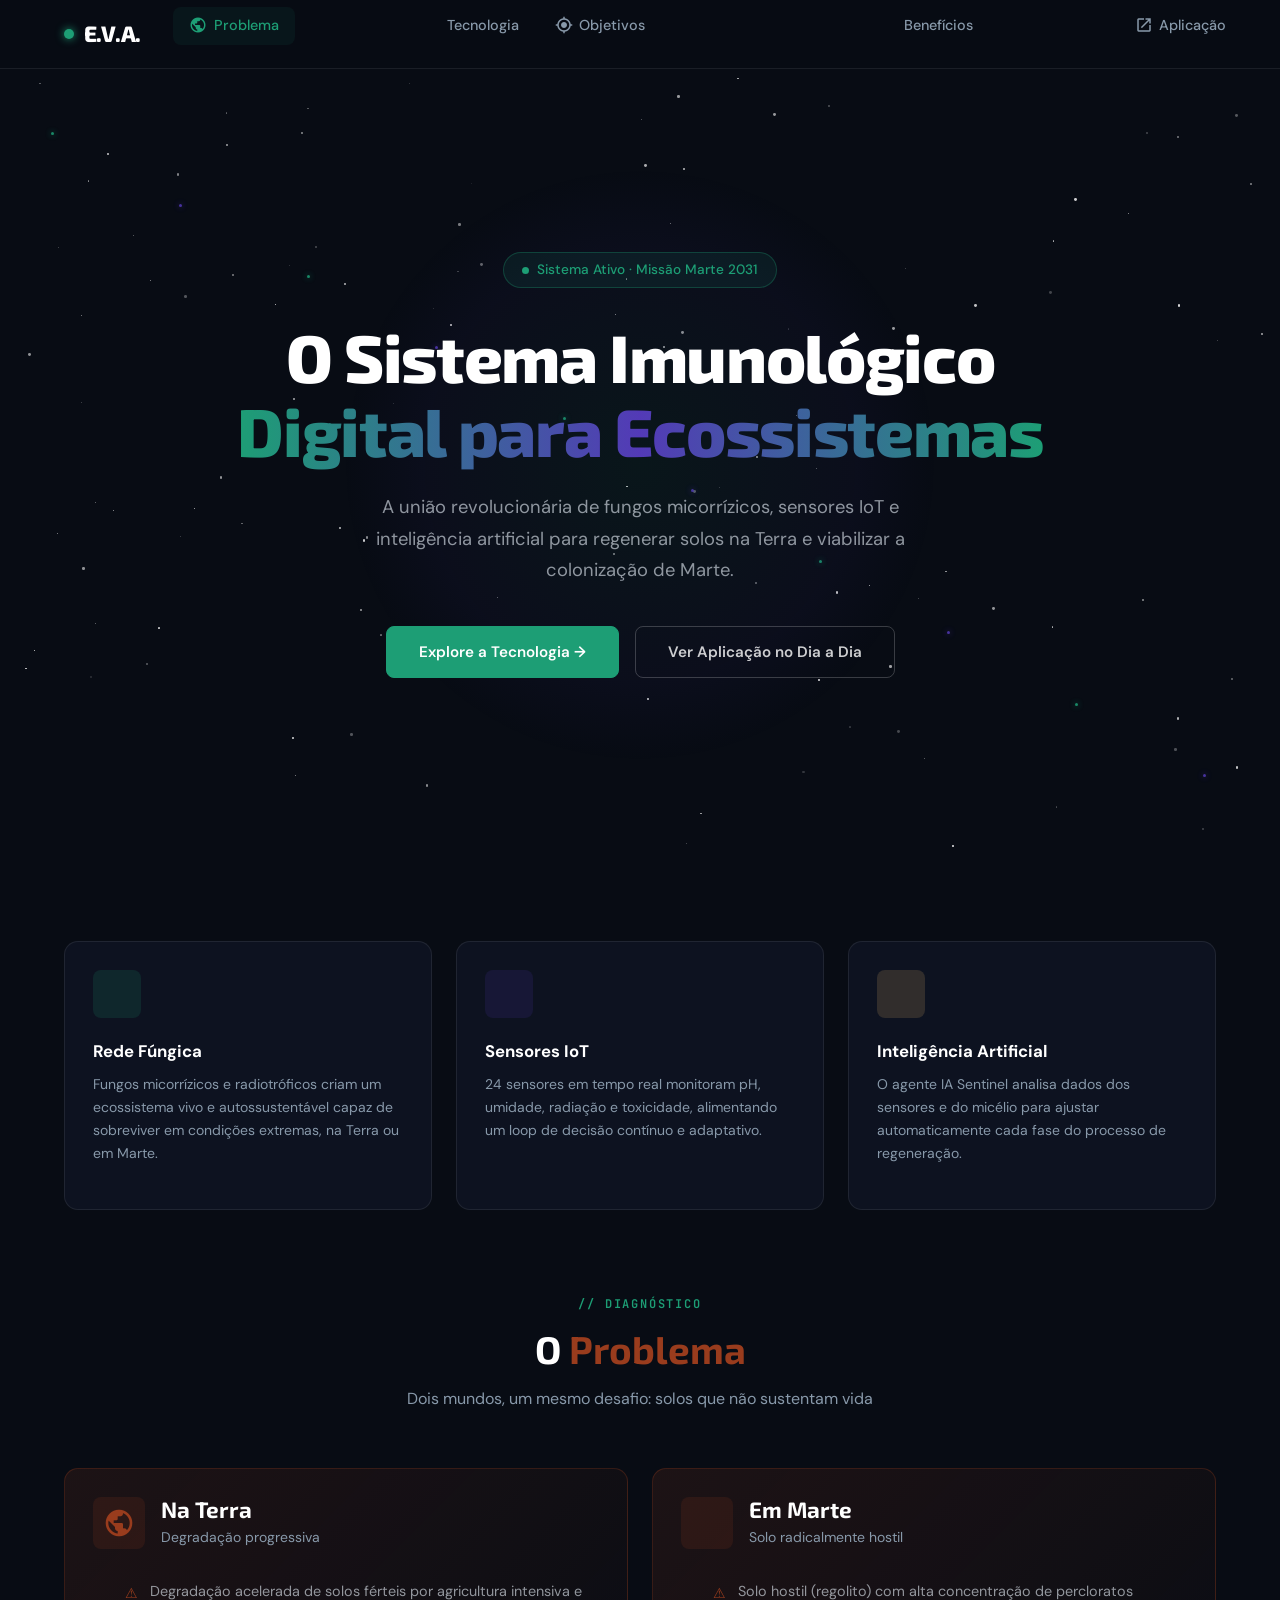
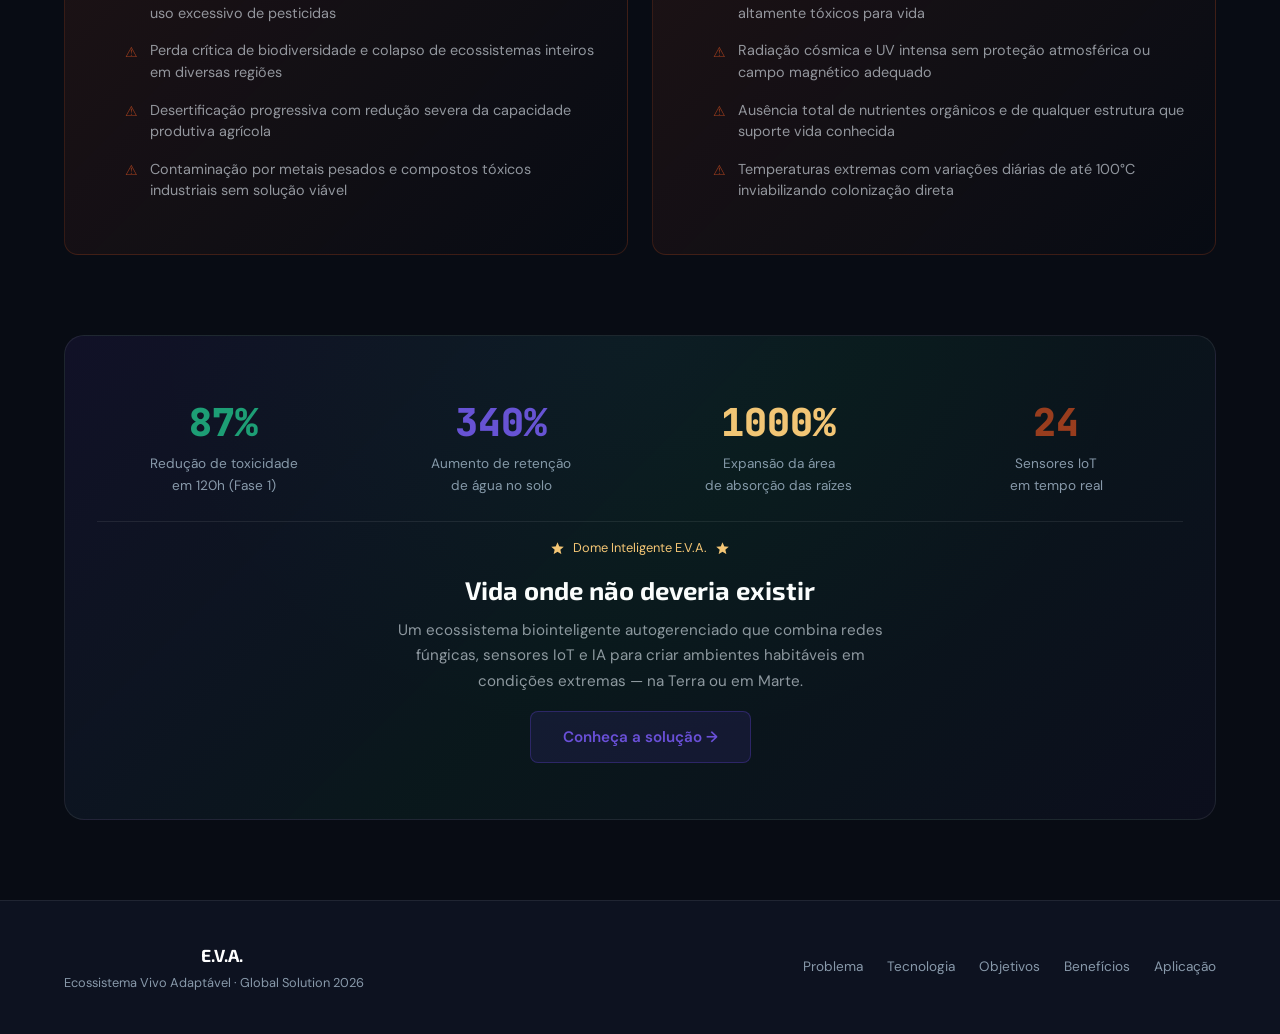
<file: index.html>
<!DOCTYPE html>
<html lang="pt-BR">
<head>
  <meta charset="UTF-8" />
  <meta name="viewport" content="width=device-width, initial-scale=1.0" />
  <title>E.V.A. — Ecossistema Vivo Adaptável</title>
  <meta name="description" content="Sistema biointeligente para regeneração de solos na Terra e viabilização da colonização de Marte." />

  <link rel="preconnect" href="https://fonts.googleapis.com" />
  <link rel="preconnect" href="https://fonts.gstatic.com" crossorigin />
  <link href="https://fonts.googleapis.com/css2?family=Exo+2:wght@400;600;700;800;900&family=DM+Sans:wght@400;500;600&family=JetBrains+Mono:wght@400;600;700;800&display=swap" rel="stylesheet" />
  <link href="https://fonts.googleapis.com/icon?family=Material+Icons" rel="stylesheet" />
  <link href="https://cdn.jsdelivr.net/npm/bootstrap@5.3.3/dist/css/bootstrap.min.css" rel="stylesheet" />
  <link rel="stylesheet" href="css/reset.css" />
  <link rel="stylesheet" href="css/style.css" />
  <link rel="stylesheet" href="css/media.css" />
</head>
<body>

<header class="eva-navbar">
  <div class="navbar-inner">
    <a href="index.html" class="navbar-brand">
      <span class="brand-dot"></span>
      E.V.A.
    </a>

    <button class="navbar-toggler" aria-label="Menu">
      <span></span><span></span><span></span>
    </button>

    <ul class="navbar-nav-list">
      <li class="nav-item"><a href="index.html"><span class="material-icons" style="font-size:1.1rem;vertical-align:middle">public</span> Problema</a></li>
      <li class="nav-item"><a href="pages/tecnologia.html"><span class="material-icons" style="font-size:1.1rem;vertical-align:middle">science</span> Tecnologia</a></li>
      <li class="nav-item"><a href="pages/objetivos.html"><span class="material-icons" style="font-size:1.1rem;vertical-align:middle">gps_fixed</span> Objetivos</a></li>
      <li class="nav-item"><a href="pages/beneficios.html"><span class="material-icons" style="font-size:1.1rem;vertical-align:middle">auto_awesome</span> Benefícios</a></li>
      <li class="nav-item"><a href="pages/aplicacao.html"><span class="material-icons" style="font-size:1.1rem;vertical-align:middle">rocket_launch</span> Aplicação</a></li>
    </ul>
  </div>
</header>

<main>
  <section class="hero-section">
    <div class="hero-stars" id="heroStars"></div>
    <div class="hero-glow">
      <div class="hero-glow-circle"></div>
    </div>

    <div class="hero-content">
      <div class="hero-badge">
        <span class="pulse-dot"></span>
        Sistema Ativo · Missão Marte 2031
      </div>

      <h1 class="hero-title">
        O Sistema Imunológico<br />
        <span class="gradient-text">Digital para Ecossistemas</span>
      </h1>

      <p class="hero-desc">
        A união revolucionária de fungos micorrízicos, sensores IoT e inteligência artificial
        para regenerar solos na Terra e viabilizar a colonização de Marte.
      </p>

      <div class="hero-actions">
        <a href="pages/tecnologia.html" class="btn-eva btn-eva-primary">
          Explore a Tecnologia →
        </a>
        <a href="pages/aplicacao.html" class="btn-eva btn-eva-outline">
          Ver Aplicação no Dia a Dia
        </a>
      </div>
    </div>
  </section>

  <div class="page-wrapper">
    <div class="section-gap">
      <div class="row g-4">
        <div class="col-12 col-md-4 reveal">
          <div class="eva-card border-green h-100">
            <div class="card-icon icon-green"><span class="material-icons" style="font-size:2rem">eco</span></div>
            <div class="card-title">Rede Fúngica</div>
            <p class="card-desc">
              Fungos micorrízicos e radiotróficos criam um ecossistema vivo e autossustentável
              capaz de sobreviver em condições extremas, na Terra ou em Marte.
            </p>
          </div>
        </div>
        <div class="col-12 col-md-4 reveal" style="transition-delay:.1s">
          <div class="eva-card border-purple h-100">
            <div class="card-icon icon-purple"><span class="material-icons" style="font-size:2rem">sensors</span></div>
            <div class="card-title">Sensores IoT</div>
            <p class="card-desc">
              24 sensores em tempo real monitoram pH, umidade, radiação e toxicidade,
              alimentando um loop de decisão contínuo e adaptativo.
            </p>
          </div>
        </div>
        <div class="col-12 col-md-4 reveal" style="transition-delay:.2s">
          <div class="eva-card border-gold h-100">
            <div class="card-icon icon-gold"><span class="material-icons" style="font-size:2rem">smart_toy</span></div>
            <div class="card-title">Inteligência Artificial</div>
            <p class="card-desc">
              O agente IA Sentinel analisa dados dos sensores e do micélio para ajustar
              automaticamente cada fase do processo de regeneração.
            </p>
          </div>
        </div>
      </div>
    </div>

    <div class="section-gap">
      <div class="section-header reveal">
        <span class="section-label">// diagnóstico</span>
        <h2 class="section-title">
          O <span class="text-red">Problema</span>
        </h2>
        <p class="section-sub">Dois mundos, um mesmo desafio: solos que não sustentam vida</p>
      </div>

      <div class="row g-4">
        <div class="col-12 col-md-6 reveal">
          <div class="problem-card h-100">
            <div class="problem-card-header">
              <div class="problem-icon"><span class="material-icons" style="font-size:2rem">public</span></div>
              <div>
                <h3 class="text-white mb-0" style="font-size:1.4rem">Na Terra</h3>
                <small class="text-muted-eva">Degradação progressiva</small>
              </div>
            </div>
            <ul class="problem-list">
              <li>Degradação acelerada de solos férteis por agricultura intensiva e uso excessivo de pesticidas</li>
              <li>Perda crítica de biodiversidade e colapso de ecossistemas inteiros em diversas regiões</li>
              <li>Desertificação progressiva com redução severa da capacidade produtiva agrícola</li>
              <li>Contaminação por metais pesados e compostos tóxicos industriais sem solução viável</li>
            </ul>
          </div>
        </div>
        <div class="col-12 col-md-6 reveal" style="transition-delay:.15s">
          <div class="problem-card h-100">
            <div class="problem-card-header">
              <div class="problem-icon"><span class="material-icons" style="font-size:2rem">dangerous</span></div>
              <div>
                <h3 class="text-white mb-0" style="font-size:1.4rem">Em Marte</h3>
                <small class="text-muted-eva">Solo radicalmente hostil</small>
              </div>
            </div>
            <ul class="problem-list">
              <li>Solo hostil (regolito) com alta concentração de percloratos altamente tóxicos para vida</li>
              <li>Radiação cósmica e UV intensa sem proteção atmosférica ou campo magnético adequado</li>
              <li>Ausência total de nutrientes orgânicos e de qualquer estrutura que suporte vida conhecida</li>
              <li>Temperaturas extremas com variações diárias de até 100°C inviabilizando colonização direta</li>
            </ul>
          </div>
        </div>
      </div>
    </div>

    <div class="section-gap reveal">
      <div class="cta-banner">
        <div class="row g-4 justify-content-center text-center">
          <div class="col-6 col-md-3">
            <div class="font-mono" style="font-size:2.4rem;font-weight:800;color:var(--color-green)">87%</div>
            <div class="text-muted-eva" style="font-size:.85rem">Redução de toxicidade<br/>em 120h (Fase 1)</div>
          </div>
          <div class="col-6 col-md-3">
            <div class="font-mono" style="font-size:2.4rem;font-weight:800;color:var(--color-purple-light)">340%</div>
            <div class="text-muted-eva" style="font-size:.85rem">Aumento de retenção<br/>de água no solo</div>
          </div>
          <div class="col-6 col-md-3">
            <div class="font-mono" style="font-size:2.4rem;font-weight:800;color:var(--color-gold)">1000%</div>
            <div class="text-muted-eva" style="font-size:.85rem">Expansão da área<br/>de absorção das raízes</div>
          </div>
          <div class="col-6 col-md-3">
            <div class="font-mono" style="font-size:2.4rem;font-weight:800;color:var(--color-red)">24</div>
            <div class="text-muted-eva" style="font-size:.85rem">Sensores IoT<br/>em tempo real</div>
          </div>
        </div>

        <div class="mt-4 pt-3" style="border-top:1px solid var(--color-border)">
          <div style="display:inline-flex;align-items:center;gap:.5rem;color:var(--color-gold);font-size:.8rem;margin-bottom:1rem">
            <span class="material-icons" style="font-size:.95rem;vertical-align:middle">star</span> Dome Inteligente E.V.A. <span class="material-icons" style="font-size:.95rem;vertical-align:middle">star</span>
          </div>
          <h3 style="font-size:1.6rem;margin-bottom:.75rem">Vida onde não deveria existir</h3>
          <p class="text-dim mx-auto" style="max-width:520px;font-size:.95rem;line-height:1.7">
            Um ecossistema biointeligente autogerenciado que combina redes fúngicas,
            sensores IoT e IA para criar ambientes habitáveis em condições extremas —
            na Terra ou em Marte.
          </p>
          <div class="mt-3">
            <a href="pages/tecnologia.html" class="btn-eva btn-eva-purple">
              Conheça a solução →
            </a>
          </div>
        </div>
      </div>
    </div>

  </div>
</main>

<footer class="eva-footer">
  <div class="footer-inner">
    <div>
      <div class="footer-brand"><span class="material-icons" style="font-size:1.2rem;vertical-align:middle">hexagon</span> E.V.A.</div>
      <div class="footer-sub">Ecossistema Vivo Adaptável · Global Solution 2026</div>
    </div>
    <nav class="footer-links">
      <a href="index.html">Problema</a>
      <a href="pages/tecnologia.html">Tecnologia</a>
      <a href="pages/objetivos.html">Objetivos</a>
      <a href="pages/beneficios.html">Benefícios</a>
      <a href="pages/aplicacao.html">Aplicação</a>
    </nav>
  </div>
</footer>

<script src="https://cdn.jsdelivr.net/npm/bootstrap@5.3.3/dist/js/bootstrap.bundle.min.js"></script>
<script>
(function () {
  const container = document.getElementById('heroStars');
  if (!container) return;
  const count = 120;
  for (let i = 0; i < count; i++) {
    const s = document.createElement('div');
    s.className = 'hero-star';
    const size = Math.random() * 2.5 + 0.5;
    Object.assign(s.style, {
      width: size + 'px', height: size + 'px',
      top: (Math.random() * 100) + '%',
      left: (Math.random() * 100) + '%',
      opacity: (Math.random() * 0.7 + 0.15),
    });
    container.appendChild(s);
  }
  const colors = ['#1D9E75','#533AB7'];
  for (let i = 0; i < 10; i++) {
    const d = document.createElement('div');
    d.className = 'hero-star';
    const c = colors[i % 2];
    Object.assign(d.style, {
      width: '3px', height: '3px',
      top: (8 + i * 9) + '%', left: (4 + i * 10) + '%',
      opacity: '0.85',
      backgroundColor: c,
      boxShadow: '0 0 6px ' + c,
    });
    container.appendChild(d);
  }
})();
</script>
<script src="js/main.js"></script>
</body>
</html>
</file>
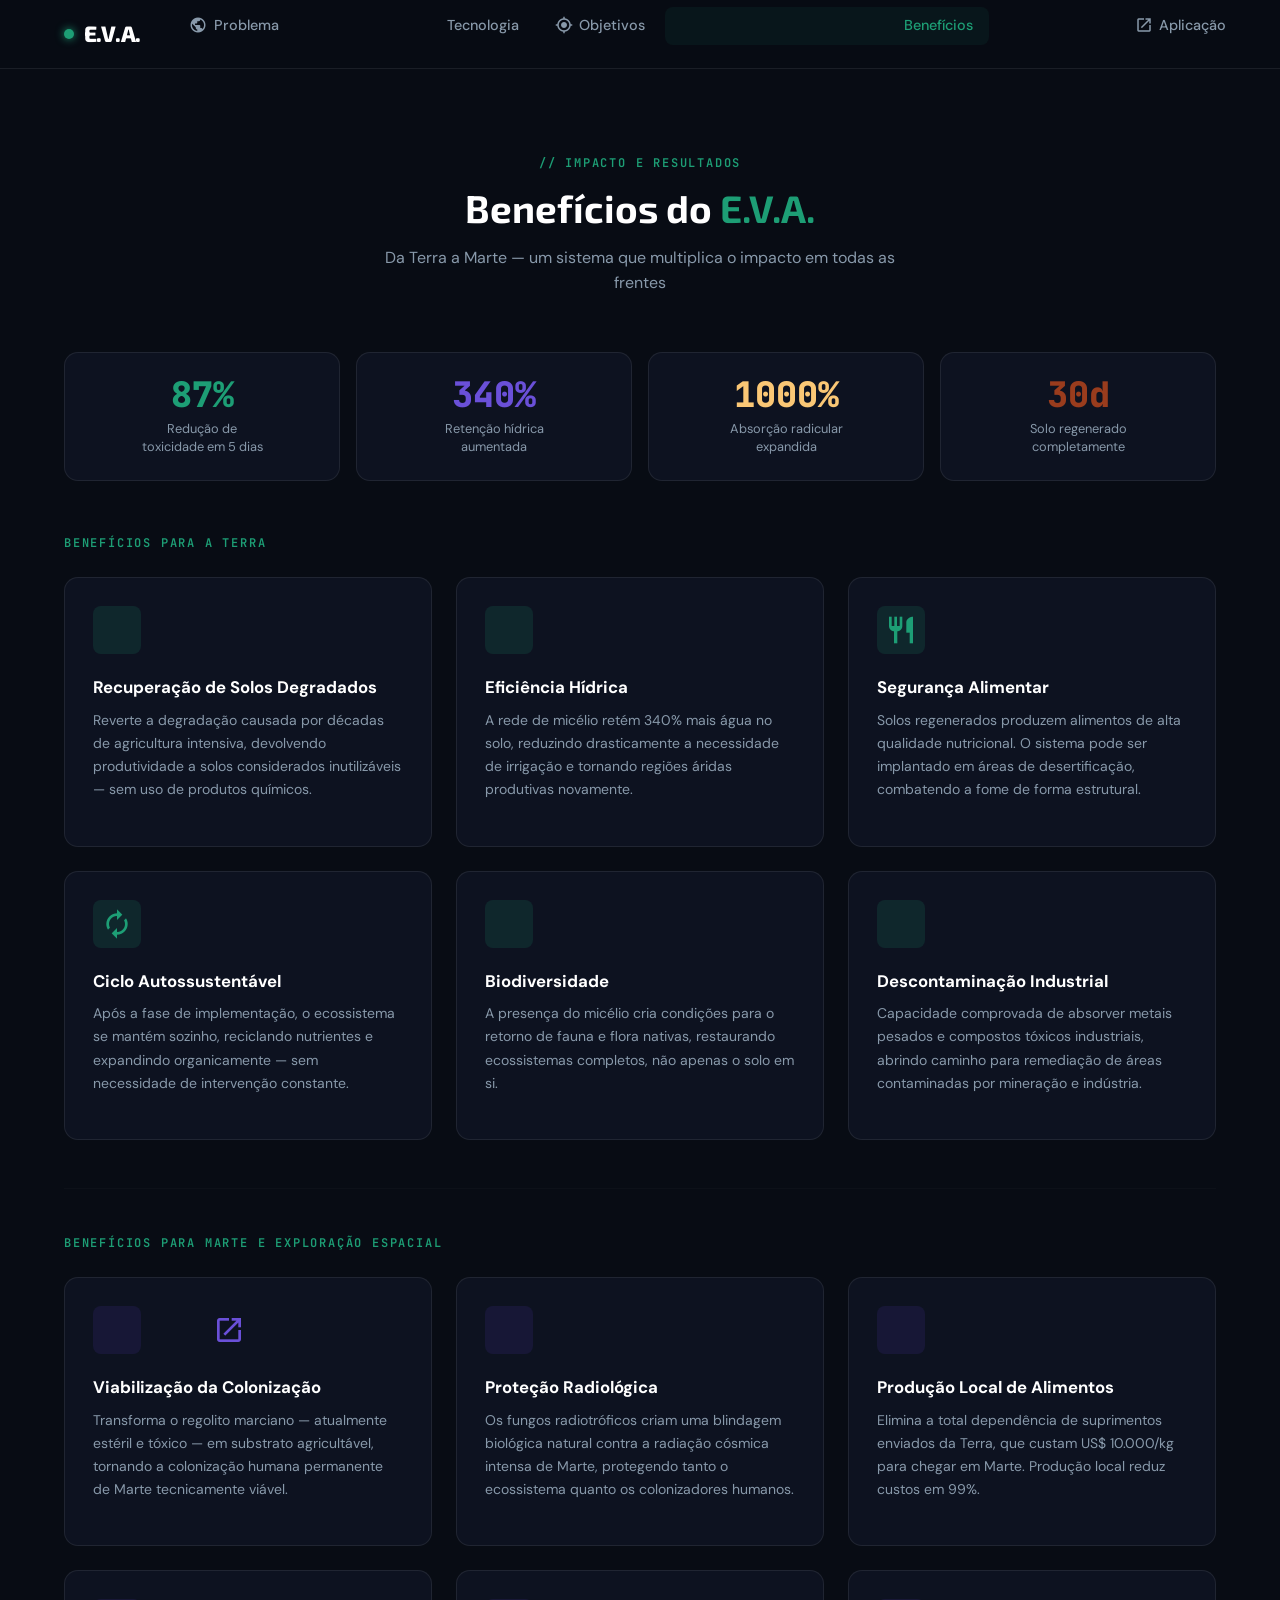
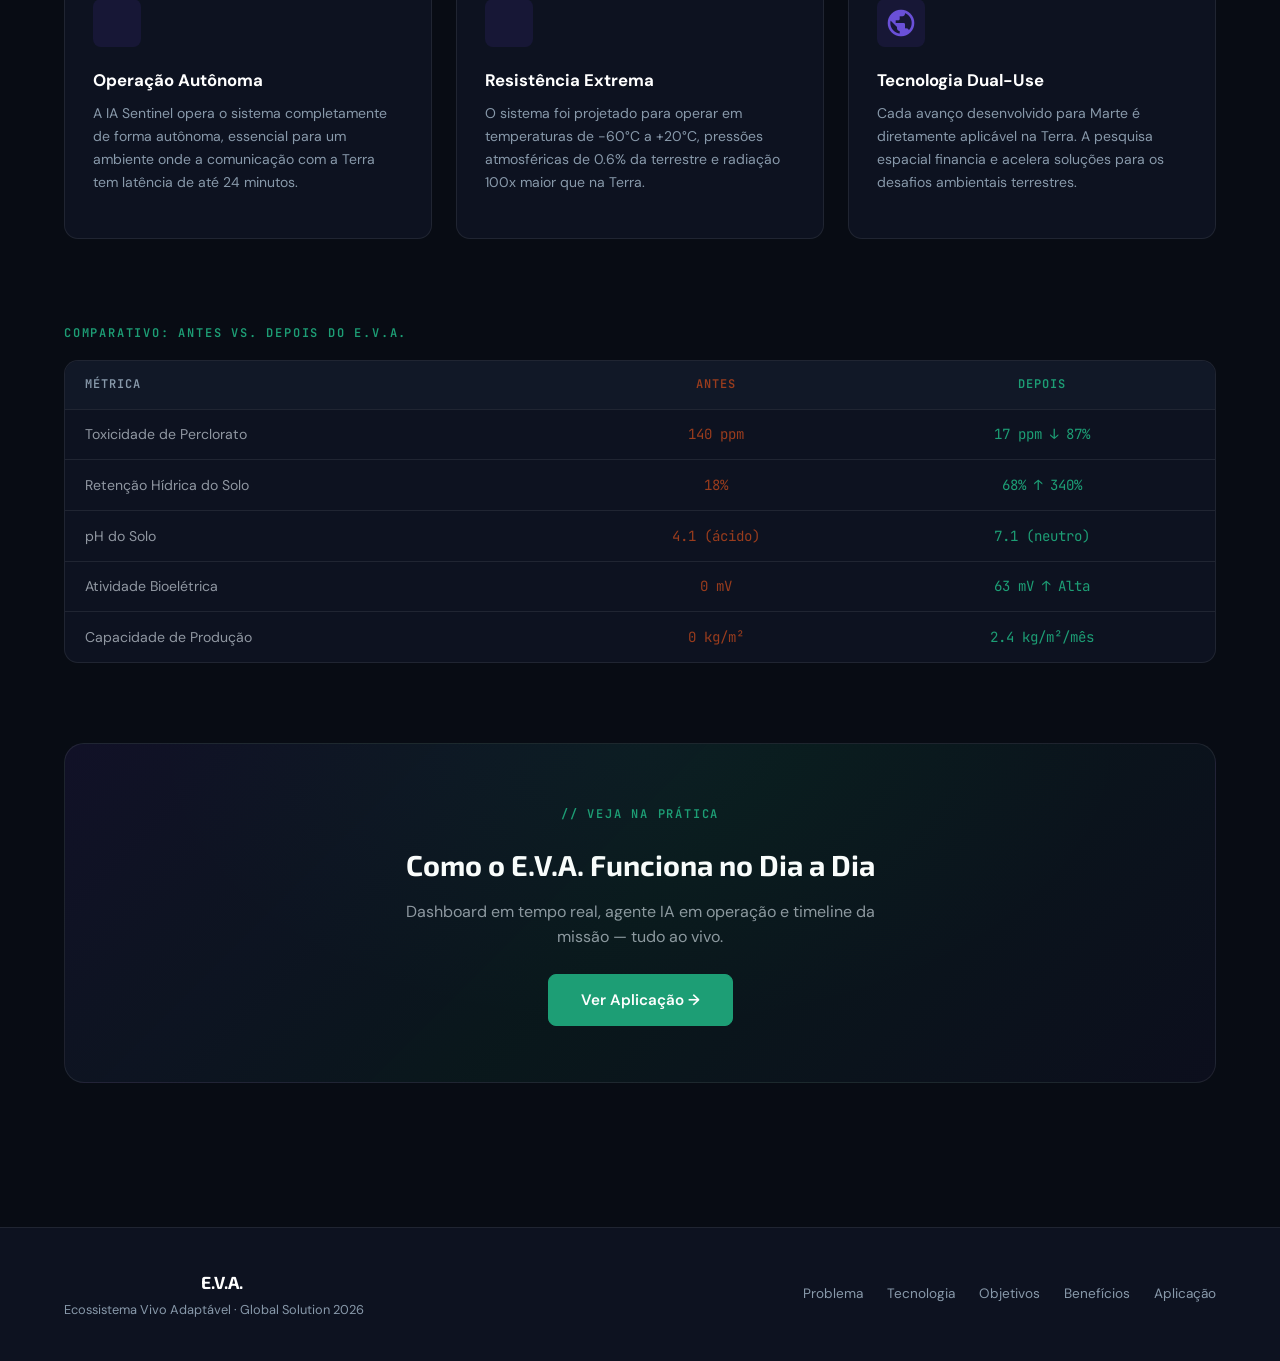
<file: pages/beneficios.html>
<!DOCTYPE html>
<html lang="pt-BR">
<head>
  <meta charset="UTF-8" />
  <meta name="viewport" content="width=device-width, initial-scale=1.0" />
  <title>E.V.A. — Benefícios</title>
  <link rel="preconnect" href="https://fonts.googleapis.com" />
  <link rel="preconnect" href="https://fonts.gstatic.com" crossorigin />
  <link href="https://fonts.googleapis.com/css2?family=Exo+2:wght@400;600;700;800;900&family=DM+Sans:wght@400;500;600&family=JetBrains+Mono:wght@400;600;700;800&display=swap" rel="stylesheet" />
  <link href="https://fonts.googleapis.com/icon?family=Material+Icons" rel="stylesheet" />
  <link href="https://cdn.jsdelivr.net/npm/bootstrap@5.3.3/dist/css/bootstrap.min.css" rel="stylesheet" />
  <link rel="stylesheet" href="../css/reset.css" />
  <link rel="stylesheet" href="../css/style.css" />
  <link rel="stylesheet" href="../css/media.css" />
</head>
<body>

<header class="eva-navbar">
  <div class="navbar-inner">
    <a href="../index.html" class="navbar-brand">
      <span class="brand-dot"></span>E.V.A.
    </a>
    <button class="navbar-toggler" aria-label="Menu">
      <span></span><span></span><span></span>
    </button>
    <ul class="navbar-nav-list">
      <li class="nav-item"><a href="../index.html"><span class="material-icons" style="font-size:1.1rem;vertical-align:middle">public</span> Problema</a></li>
      <li class="nav-item"><a href="tecnologia.html"><span class="material-icons" style="font-size:1.1rem;vertical-align:middle">science</span> Tecnologia</a></li>
      <li class="nav-item"><a href="objetivos.html"><span class="material-icons" style="font-size:1.1rem;vertical-align:middle">gps_fixed</span> Objetivos</a></li>
      <li class="nav-item"><a href="beneficios.html"><span class="material-icons" style="font-size:1.1rem;vertical-align:middle">auto_awesome</span> Benefícios</a></li>
      <li class="nav-item"><a href="aplicacao.html"><span class="material-icons" style="font-size:1.1rem;vertical-align:middle">rocket_launch</span> Aplicação</a></li>
    </ul>
  </div>
</header>

<main class="page-content">
  <div class="page-wrapper">

    <div class="section-header reveal" style="padding-top:2rem">
      <span class="section-label">// impacto e resultados</span>
      <h1 class="section-title">Benefícios do <span class="text-green">E.V.A.</span></h1>
      <p class="section-sub">Da Terra a Marte — um sistema que multiplica o impacto em todas as frentes</p>
    </div>

    <div class="row g-3 mb-5 reveal">
      <div class="col-6 col-md-3">
        <div style="background:var(--color-surface);border:1px solid var(--color-border);border-radius:var(--radius);padding:1.5rem;text-align:center;transition:var(--transition)" class="border-green">
          <div class="font-mono text-green" style="font-size:2.2rem;font-weight:800;line-height:1">87%</div>
          <div class="text-muted-eva mt-2" style="font-size:.8rem;line-height:1.4">Redução de<br>toxicidade em 5 dias</div>
        </div>
      </div>
      <div class="col-6 col-md-3">
        <div style="background:var(--color-surface);border:1px solid var(--color-border);border-radius:var(--radius);padding:1.5rem;text-align:center;transition:var(--transition)" class="border-purple">
          <div class="font-mono text-purple" style="font-size:2.2rem;font-weight:800;line-height:1">340%</div>
          <div class="text-muted-eva mt-2" style="font-size:.8rem;line-height:1.4">Retenção hídrica<br>aumentada</div>
        </div>
      </div>
      <div class="col-6 col-md-3">
        <div style="background:var(--color-surface);border:1px solid var(--color-border);border-radius:var(--radius);padding:1.5rem;text-align:center;transition:var(--transition)" class="border-gold">
          <div class="font-mono text-gold" style="font-size:2.2rem;font-weight:800;line-height:1">1000%</div>
          <div class="text-muted-eva mt-2" style="font-size:.8rem;line-height:1.4">Absorção radicular<br>expandida</div>
        </div>
      </div>
      <div class="col-6 col-md-3">
        <div style="background:var(--color-surface);border:1px solid var(--color-border);border-radius:var(--radius);padding:1.5rem;text-align:center;transition:var(--transition)" class="border-red">
          <div class="font-mono text-red" style="font-size:2.2rem;font-weight:800;line-height:1">30d</div>
          <div class="text-muted-eva mt-2" style="font-size:.8rem;line-height:1.4">Solo regenerado<br>completamente</div>
        </div>
      </div>
    </div>

    <div class="section-label mb-4 reveal">Benefícios para a Terra</div>
    <div class="row g-4 mb-5">
      <div class="col-12 col-md-6 col-lg-4 reveal">
        <div class="eva-card border-green h-100">
          <div class="card-icon icon-green"><span class="material-icons" style="font-size:2rem">grass</span></div>
          <div class="card-title">Recuperação de Solos Degradados</div>
          <p class="card-desc">Reverte a degradação causada por décadas de agricultura intensiva, devolvendo produtividade a solos considerados inutilizáveis — sem uso de produtos químicos.</p>
        </div>
      </div>
      <div class="col-12 col-md-6 col-lg-4 reveal" style="transition-delay:.08s">
        <div class="eva-card border-green h-100">
          <div class="card-icon icon-green"><span class="material-icons" style="font-size:2rem">water_drop</span></div>
          <div class="card-title">Eficiência Hídrica</div>
          <p class="card-desc">A rede de micélio retém 340% mais água no solo, reduzindo drasticamente a necessidade de irrigação e tornando regiões áridas produtivas novamente.</p>
        </div>
      </div>
      <div class="col-12 col-md-6 col-lg-4 reveal" style="transition-delay:.16s">
        <div class="eva-card border-green h-100">
          <div class="card-icon icon-green"><span class="material-icons" style="font-size:2rem">restaurant</span></div>
          <div class="card-title">Segurança Alimentar</div>
          <p class="card-desc">Solos regenerados produzem alimentos de alta qualidade nutricional. O sistema pode ser implantado em áreas de desertificação, combatendo a fome de forma estrutural.</p>
        </div>
      </div>
      <div class="col-12 col-md-6 col-lg-4 reveal" style="transition-delay:.24s">
        <div class="eva-card border-green h-100">
          <div class="card-icon icon-green"><span class="material-icons" style="font-size:2rem">autorenew</span></div>
          <div class="card-title">Ciclo Autossustentável</div>
          <p class="card-desc">Após a fase de implementação, o ecossistema se mantém sozinho, reciclando nutrientes e expandindo organicamente — sem necessidade de intervenção constante.</p>
        </div>
      </div>
      <div class="col-12 col-md-6 col-lg-4 reveal" style="transition-delay:.32s">
        <div class="eva-card border-green h-100">
          <div class="card-icon icon-green"><span class="material-icons" style="font-size:2rem">park</span></div>
          <div class="card-title">Biodiversidade</div>
          <p class="card-desc">A presença do micélio cria condições para o retorno de fauna e flora nativas, restaurando ecossistemas completos, não apenas o solo em si.</p>
        </div>
      </div>
      <div class="col-12 col-md-6 col-lg-4 reveal" style="transition-delay:.4s">
        <div class="eva-card border-green h-100">
          <div class="card-icon icon-green"><span class="material-icons" style="font-size:2rem">recycling</span></div>
          <div class="card-title">Descontaminação Industrial</div>
          <p class="card-desc">Capacidade comprovada de absorver metais pesados e compostos tóxicos industriais, abrindo caminho para remediação de áreas contaminadas por mineração e indústria.</p>
        </div>
      </div>
    </div>

    <hr style="border-color:var(--color-border);margin:1rem 0 2.5rem">

    <div class="section-label mb-4 reveal">Benefícios para Marte e Exploração Espacial</div>
    <div class="row g-4 mb-5">
      <div class="col-12 col-md-6 col-lg-4 reveal">
        <div class="eva-card border-purple h-100">
          <div class="card-icon icon-purple"><span class="material-icons" style="font-size:2rem">rocket_launch</span></div>
          <div class="card-title">Viabilização da Colonização</div>
          <p class="card-desc">Transforma o regolito marciano — atualmente estéril e tóxico — em substrato agricultável, tornando a colonização humana permanente de Marte tecnicamente viável.</p>
        </div>
      </div>
      <div class="col-12 col-md-6 col-lg-4 reveal" style="transition-delay:.08s">
        <div class="eva-card border-purple h-100">
          <div class="card-icon icon-purple"><span class="material-icons" style="font-size:2rem">shield</span></div>
          <div class="card-title">Proteção Radiológica</div>
          <p class="card-desc">Os fungos radiotróficos criam uma blindagem biológica natural contra a radiação cósmica intensa de Marte, protegendo tanto o ecossistema quanto os colonizadores humanos.</p>
        </div>
      </div>
      <div class="col-12 col-md-6 col-lg-4 reveal" style="transition-delay:.16s">
        <div class="eva-card border-purple h-100">
          <div class="card-icon icon-purple"><span class="material-icons" style="font-size:2rem">dinner_dining</span></div>
          <div class="card-title">Produção Local de Alimentos</div>
          <p class="card-desc">Elimina a total dependência de suprimentos enviados da Terra, que custam US$ 10.000/kg para chegar em Marte. Produção local reduz custos em 99%.</p>
        </div>
      </div>
      <div class="col-12 col-md-6 col-lg-4 reveal" style="transition-delay:.24s">
        <div class="eva-card border-purple h-100">
          <div class="card-icon icon-purple"><span class="material-icons" style="font-size:2rem">smart_toy</span></div>
          <div class="card-title">Operação Autônoma</div>
          <p class="card-desc">A IA Sentinel opera o sistema completamente de forma autônoma, essencial para um ambiente onde a comunicação com a Terra tem latência de até 24 minutos.</p>
        </div>
      </div>
      <div class="col-12 col-md-6 col-lg-4 reveal" style="transition-delay:.32s">
        <div class="eva-card border-purple h-100">
          <div class="card-icon icon-purple"><span class="material-icons" style="font-size:2rem">thermostat</span></div>
          <div class="card-title">Resistência Extrema</div>
          <p class="card-desc">O sistema foi projetado para operar em temperaturas de -60°C a +20°C, pressões atmosféricas de 0.6% da terrestre e radiação 100x maior que na Terra.</p>
        </div>
      </div>
      <div class="col-12 col-md-6 col-lg-4 reveal" style="transition-delay:.4s">
        <div class="eva-card border-purple h-100">
          <div class="card-icon icon-purple"><span class="material-icons" style="font-size:2rem">public</span></div>
          <div class="card-title">Tecnologia Dual-Use</div>
          <p class="card-desc">Cada avanço desenvolvido para Marte é diretamente aplicável na Terra. A pesquisa espacial financia e acelera soluções para os desafios ambientais terrestres.</p>
        </div>
      </div>
    </div>

    <div class="section-gap reveal">
      <div class="section-label mb-3">Comparativo: Antes vs. Depois do E.V.A.</div>
      <div style="background:var(--color-surface);border:1px solid var(--color-border);border-radius:var(--radius);overflow:hidden">
        <div style="overflow-x:auto">
          <table style="width:100%;border-collapse:collapse;font-size:.88rem">
            <thead>
              <tr style="background:var(--color-surface-2)">
                <th style="padding:.9rem 1.25rem;text-align:left;color:var(--color-text-muted);font-weight:600;font-family:var(--font-mono);font-size:.75rem;letter-spacing:.08em;border-bottom:1px solid var(--color-border)">MÉTRICA</th>
                <th style="padding:.9rem 1.25rem;text-align:center;color:var(--color-red);font-weight:600;font-family:var(--font-mono);font-size:.75rem;letter-spacing:.08em;border-bottom:1px solid var(--color-border)">ANTES</th>
                <th style="padding:.9rem 1.25rem;text-align:center;color:var(--color-green);font-weight:600;font-family:var(--font-mono);font-size:.75rem;letter-spacing:.08em;border-bottom:1px solid var(--color-border)">DEPOIS</th>
              </tr>
            </thead>
            <tbody>
              <tr style="border-bottom:1px solid var(--color-border)">
                <td style="padding:.85rem 1.25rem;color:var(--color-text-dim)">Toxicidade de Perclorato</td>
                <td style="padding:.85rem 1.25rem;text-align:center;color:var(--color-red);font-family:var(--font-mono)">140 ppm</td>
                <td style="padding:.85rem 1.25rem;text-align:center;color:var(--color-green);font-family:var(--font-mono)">17 ppm ↓ 87%</td>
              </tr>
              <tr style="border-bottom:1px solid var(--color-border)">
                <td style="padding:.85rem 1.25rem;color:var(--color-text-dim)">Retenção Hídrica do Solo</td>
                <td style="padding:.85rem 1.25rem;text-align:center;color:var(--color-red);font-family:var(--font-mono)">18%</td>
                <td style="padding:.85rem 1.25rem;text-align:center;color:var(--color-green);font-family:var(--font-mono)">68% ↑ 340%</td>
              </tr>
              <tr style="border-bottom:1px solid var(--color-border)">
                <td style="padding:.85rem 1.25rem;color:var(--color-text-dim)">pH do Solo</td>
                <td style="padding:.85rem 1.25rem;text-align:center;color:var(--color-red);font-family:var(--font-mono)">4.1 (ácido)</td>
                <td style="padding:.85rem 1.25rem;text-align:center;color:var(--color-green);font-family:var(--font-mono)">7.1 (neutro)</td>
              </tr>
              <tr style="border-bottom:1px solid var(--color-border)">
                <td style="padding:.85rem 1.25rem;color:var(--color-text-dim)">Atividade Bioelétrica</td>
                <td style="padding:.85rem 1.25rem;text-align:center;color:var(--color-red);font-family:var(--font-mono)">0 mV</td>
                <td style="padding:.85rem 1.25rem;text-align:center;color:var(--color-green);font-family:var(--font-mono)">63 mV ↑ Alta</td>
              </tr>
              <tr>
                <td style="padding:.85rem 1.25rem;color:var(--color-text-dim)">Capacidade de Produção</td>
                <td style="padding:.85rem 1.25rem;text-align:center;color:var(--color-red);font-family:var(--font-mono)">0 kg/m²</td>
                <td style="padding:.85rem 1.25rem;text-align:center;color:var(--color-green);font-family:var(--font-mono)">2.4 kg/m²/mês</td>
              </tr>
            </tbody>
          </table>
        </div>
      </div>
    </div>

    <div class="section-gap reveal">
      <div class="cta-banner">
        <span class="section-label">// veja na prática</span>
        <h3 style="font-size:1.8rem;margin:.75rem 0 1rem">Como o E.V.A. Funciona no Dia a Dia</h3>
        <p class="text-dim mb-4" style="max-width:480px;margin-left:auto;margin-right:auto">
          Dashboard em tempo real, agente IA em operação e timeline da missão — tudo ao vivo.
        </p>
        <a href="aplicacao.html" class="btn-eva btn-eva-primary">Ver Aplicação →</a>
      </div>
    </div>

  </div>
</main>

<footer class="eva-footer">
  <div class="footer-inner">
    <div>
      <div class="footer-brand"><span class="material-icons" style="font-size:1.2rem;vertical-align:middle">hexagon</span> E.V.A.</div>
      <div class="footer-sub">Ecossistema Vivo Adaptável · Global Solution 2026</div>
    </div>
    <nav class="footer-links">
      <a href="../index.html">Problema</a>
      <a href="tecnologia.html">Tecnologia</a>
      <a href="objetivos.html">Objetivos</a>
      <a href="beneficios.html">Benefícios</a>
      <a href="aplicacao.html">Aplicação</a>
    </nav>
  </div>
</footer>

<script src="https://cdn.jsdelivr.net/npm/bootstrap@5.3.3/dist/js/bootstrap.bundle.min.js"></script>
<script src="../js/main.js"></script>
</body>
</html>
</file>
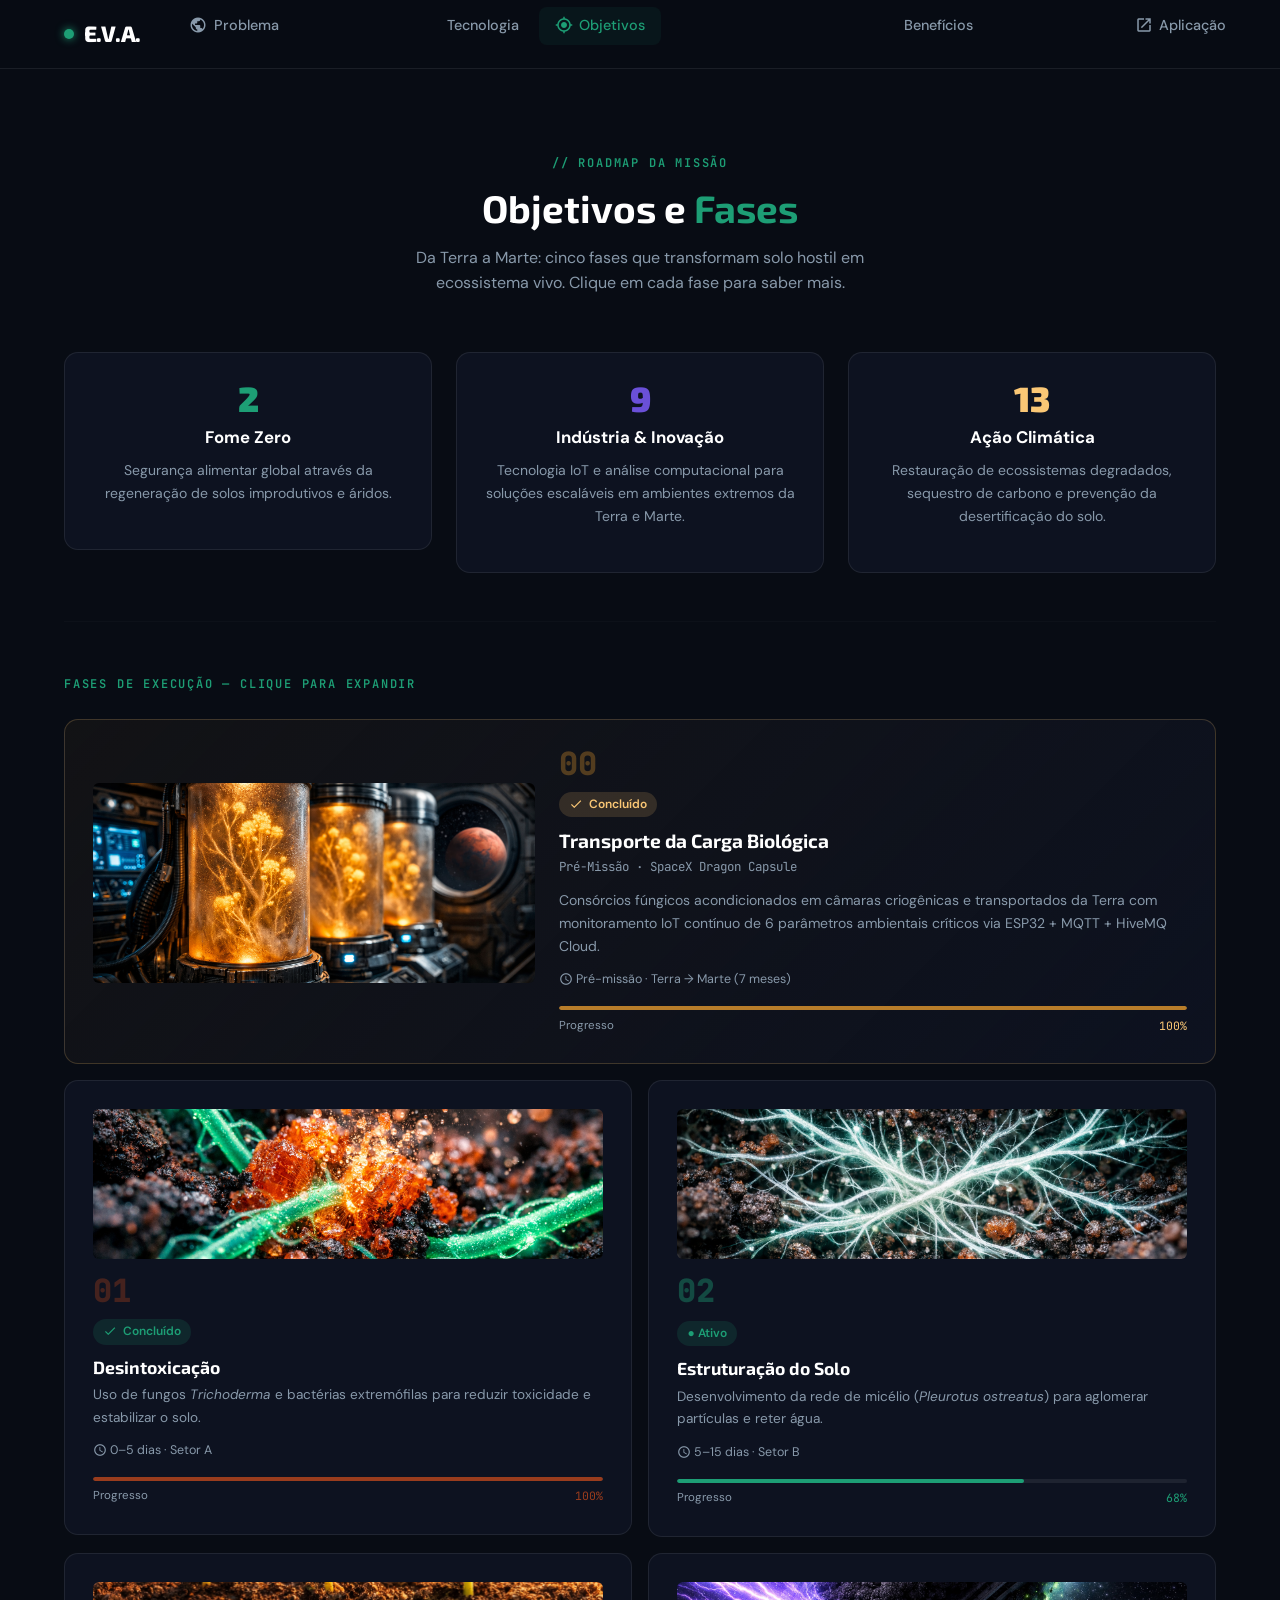
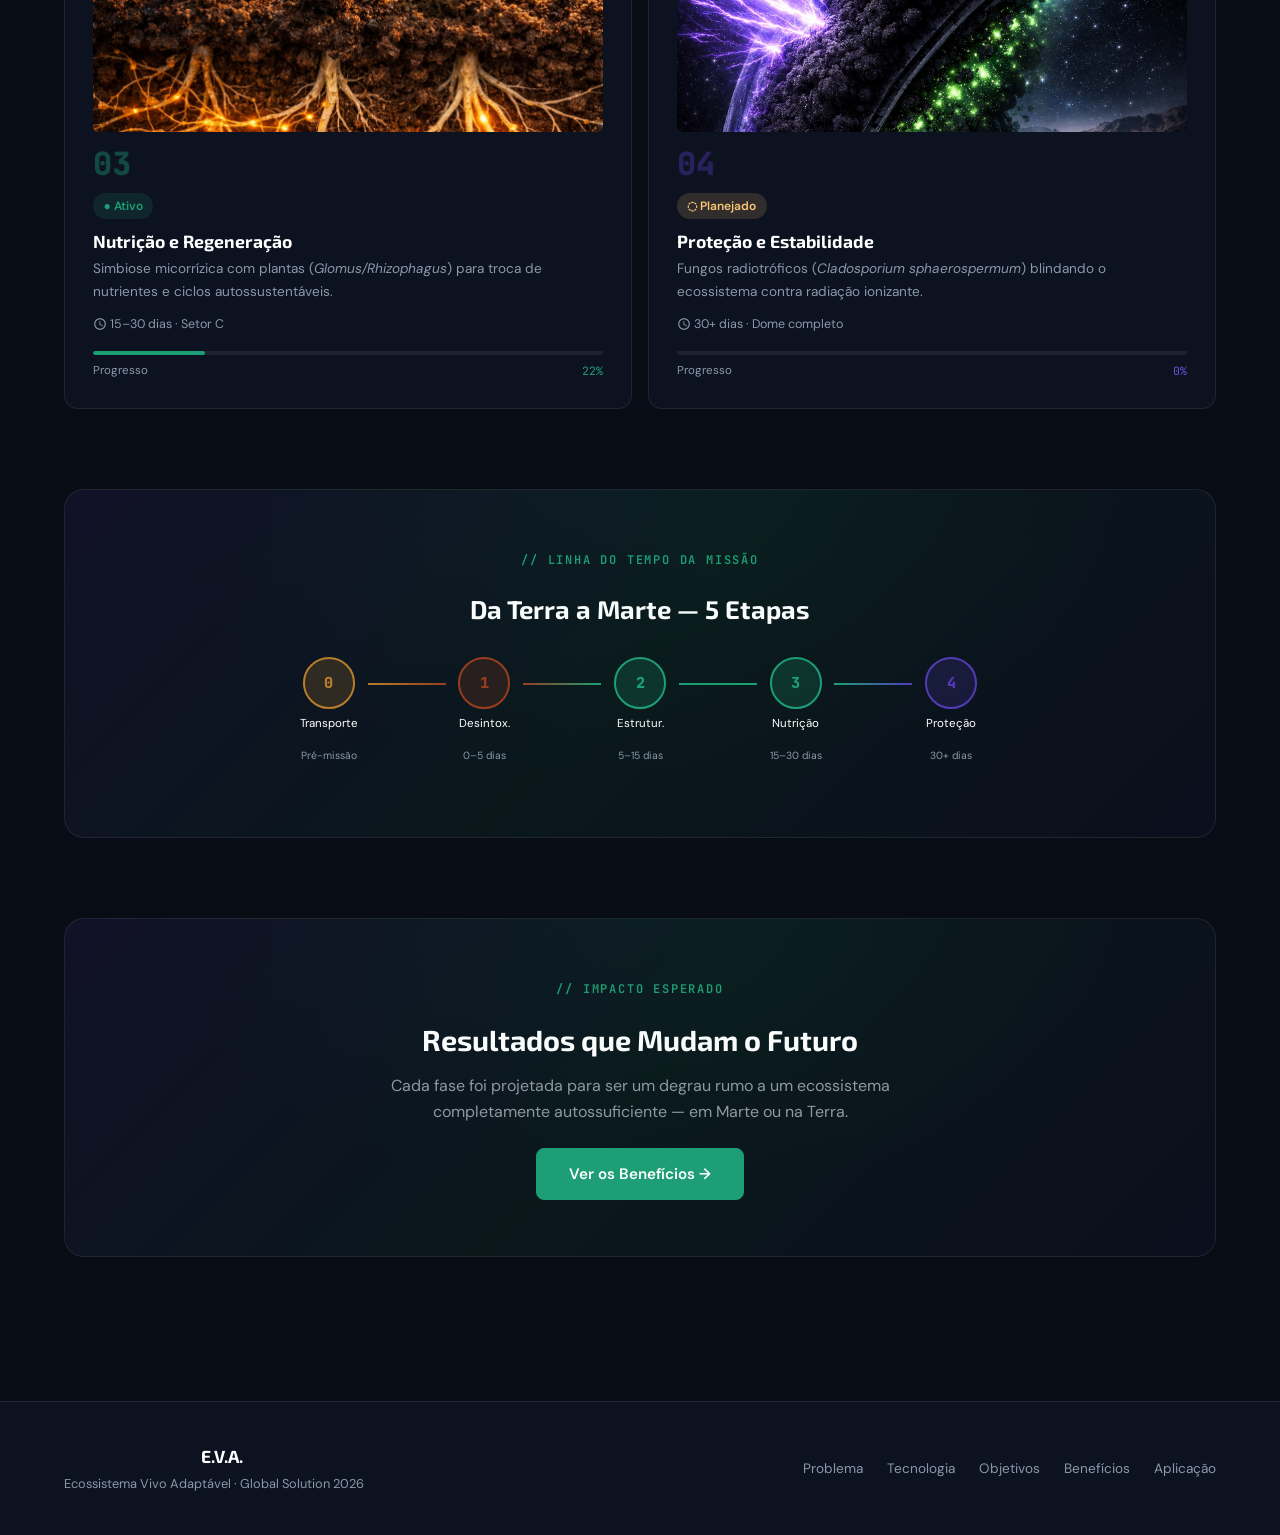
<file: pages/objetivos.html>
<!DOCTYPE html>
<html lang="pt-BR">
<head>
  <meta charset="UTF-8" />
  <meta name="viewport" content="width=device-width, initial-scale=1.0" />
  <title>E.V.A. — Objetivos</title>
  <link rel="preconnect" href="https://fonts.googleapis.com" />
  <link rel="preconnect" href="https://fonts.gstatic.com" crossorigin />
  <link href="https://fonts.googleapis.com/css2?family=Exo+2:wght@400;600;700;800;900&family=DM+Sans:wght@400;500;600&family=JetBrains+Mono:wght@400;600;700;800&display=swap" rel="stylesheet" />
  <link href="https://fonts.googleapis.com/icon?family=Material+Icons" rel="stylesheet" />
  <link href="https://cdn.jsdelivr.net/npm/bootstrap@5.3.3/dist/css/bootstrap.min.css" rel="stylesheet" />
  <link rel="stylesheet" href="../css/reset.css" />
  <link rel="stylesheet" href="../css/style.css" />
  <link rel="stylesheet" href="../css/media.css" />
</head>
<body>

<header class="eva-navbar">
  <div class="navbar-inner">
    <a href="../index.html" class="navbar-brand"><span class="brand-dot"></span>E.V.A.</a>
    <button class="navbar-toggler" aria-label="Menu"><span></span><span></span><span></span></button>
    <ul class="navbar-nav-list">
      <li class="nav-item"><a href="../index.html"><span class="material-icons" style="font-size:1.1rem;vertical-align:middle">public</span> Problema</a></li>
      <li class="nav-item"><a href="tecnologia.html"><span class="material-icons" style="font-size:1.1rem;vertical-align:middle">science</span> Tecnologia</a></li>
      <li class="nav-item"><a href="objetivos.html"><span class="material-icons" style="font-size:1.1rem;vertical-align:middle">gps_fixed</span> Objetivos</a></li>
      <li class="nav-item"><a href="beneficios.html"><span class="material-icons" style="font-size:1.1rem;vertical-align:middle">auto_awesome</span> Benefícios</a></li>
      <li class="nav-item"><a href="aplicacao.html"><span class="material-icons" style="font-size:1.1rem;vertical-align:middle">rocket_launch</span> Aplicação</a></li>
    </ul>
  </div>
</header>

<main class="page-content">
  <div class="page-wrapper">

    <div class="section-header reveal" style="padding-top:2rem">
      <span class="section-label">// roadmap da missão</span>
      <h1 class="section-title">Objetivos e <span class="text-green">Fases</span></h1>
      <p class="section-sub">Da Terra a Marte: cinco fases que transformam solo hostil em ecossistema vivo. Clique em cada fase para saber mais.</p>
    </div>

    <div class="row g-4 mb-5 reveal">
      <div class="col-12 col-md-4">
        <div class="ods-card"><div class="ods-number text-green">2</div><div class="card-title">Fome Zero</div><p class="card-desc">Segurança alimentar global através da regeneração de solos improdutivos e áridos.</p></div>
      </div>
      <div class="col-12 col-md-4">
        <div class="ods-card"><div class="ods-number text-purple">9</div><div class="card-title">Indústria &amp; Inovação</div><p class="card-desc">Tecnologia IoT e análise computacional para soluções escaláveis em ambientes extremos da Terra e Marte.</p></div>
      </div>
      <div class="col-12 col-md-4">
        <div class="ods-card"><div class="ods-number text-gold">13</div><div class="card-title">Ação Climática</div><p class="card-desc">Restauração de ecossistemas degradados, sequestro de carbono e prevenção da desertificação do solo.</p></div>
      </div>
    </div>

    <hr style="border-color:var(--color-border);margin:2rem 0 3rem">
    <div class="section-label mb-4 reveal">Fases de Execução — clique para expandir</div>

    <div class="row g-3 reveal mb-3">
      <div class="col-12">
        <div class="phase-card phase-card-0" style="--phase-color:#B87D2A" data-detail="detail-00">
          <div class="row g-4 align-items-center">
            <div class="col-12 col-md-5">
              <div class="phase-card-img" style="height:200px">
                <img src="../images/fases/fase0.png" alt="Câmaras criogênicas contendo culturas fúngicas luminosas de cor âmbar a bordo de uma nave espacial, com Marte visível ao fundo pela janela" />
              </div>
            </div>
            <div class="col-12 col-md-7">
              <div class="phase-number" style="color:#B87D2A">00</div>
              <span class="phase-status" style="background:rgba(250,199,117,0.15);color:#FAC775">
                <span class="material-icons" style="font-size:.85rem;vertical-align:middle">check</span> Concluído
              </span>
              <h3 style="font-size:1.2rem;margin-bottom:.3rem">Transporte da Carga Biológica</h3>
              <p style="font-size:.78rem;color:var(--color-text-muted);font-family:var(--font-mono);margin-bottom:.75rem">Pré-Missão · SpaceX Dragon Capsule</p>
              <p class="card-desc" style="font-size:.875rem;margin-bottom:.75rem">Consórcios fúngicos acondicionados em câmaras criogênicas e transportados da Terra com monitoramento IoT contínuo de 6 parâmetros ambientais críticos via ESP32 + MQTT + HiveMQ Cloud.</p>
              <div style="font-size:.78rem;color:var(--color-text-muted);margin-bottom:.75rem"><span class="material-icons" style="font-size:.85rem;vertical-align:middle">schedule</span> Pré-missão · Terra → Marte (7 meses)</div>
              <div class="phase-progress-bar"><div class="phase-progress-fill" data-progress="100" style="background:#B87D2A"></div></div>
              <div style="display:flex;justify-content:space-between;margin-top:.4rem">
                <span style="font-size:.72rem;color:var(--color-text-muted)">Progresso</span>
                <span style="font-size:.72rem;color:#FAC775;font-family:var(--font-mono)">100%</span>
              </div>
            </div>
          </div>
        </div>
      </div>
    </div>

    <div class="row g-3 reveal">
      <div class="col-12 col-md-6">
        <div class="phase-card" style="--phase-color:#993C1D" data-detail="detail-01">
          <div class="phase-card-img">
            <img src="../images/fases/fase1.png" alt="Filamentos de micélio verde bioluminescente atacando e dissolvendo compostos tóxicos de perclorato no regolito marciano escuro" />
          </div>
          <div class="phase-number">01</div>
          <span class="phase-status status-done"><span class="material-icons" style="font-size:.85rem;vertical-align:middle">check</span> Concluído</span>
          <h3 style="font-size:1.1rem;margin-bottom:.4rem">Desintoxicação</h3>
          <p class="card-desc" style="font-size:.85rem;margin-bottom:0.75rem">Uso de fungos <em>Trichoderma</em> e bactérias extremófilas para reduzir toxicidade e estabilizar o solo.</p>
          <div style="font-size:.78rem;color:var(--color-text-muted);margin-bottom:.75rem"><span class="material-icons" style="font-size:.85rem;vertical-align:middle">schedule</span> 0–5 dias · Setor A</div>
          <div class="phase-progress-bar"><div class="phase-progress-fill" data-progress="100" style="background:#993C1D"></div></div>
          <div style="display:flex;justify-content:space-between;margin-top:.4rem">
            <span style="font-size:.72rem;color:var(--color-text-muted)">Progresso</span>
            <span style="font-size:.72rem;color:#993C1D;font-family:var(--font-mono)">100%</span>
          </div>
        </div>
      </div>

      <div class="col-12 col-md-6">
        <div class="phase-card" style="--phase-color:#1D9E75" data-detail="detail-02">
          <div class="phase-card-img">
            <img src="../images/fases/fase2.png" alt="Rede de micélio bioluminescente em verde-azulado formando estrutura tridimensional ramificada no solo escuro do regolito marciano" />
          </div>
          <div class="phase-number">02</div>
          <span class="phase-status status-active">● Ativo</span>
          <h3 style="font-size:1.1rem;margin-bottom:.4rem">Estruturação do Solo</h3>
          <p class="card-desc" style="font-size:.85rem;margin-bottom:0.75rem">Desenvolvimento da rede de micélio (<em>Pleurotus ostreatus</em>) para aglomerar partículas e reter água.</p>
          <div style="font-size:.78rem;color:var(--color-text-muted);margin-bottom:.75rem"><span class="material-icons" style="font-size:.85rem;vertical-align:middle">schedule</span> 5–15 dias · Setor B</div>
          <div class="phase-progress-bar"><div class="phase-progress-fill" data-progress="68"></div></div>
          <div style="display:flex;justify-content:space-between;margin-top:.4rem">
            <span style="font-size:.72rem;color:var(--color-text-muted)">Progresso</span>
            <span style="font-size:.72rem;color:var(--color-green);font-family:var(--font-mono)">68%</span>
          </div>
        </div>
      </div>

      <div class="col-12 col-md-6">
        <div class="phase-card" style="--phase-color:#1D9E75" data-detail="detail-03">
          <div class="phase-card-img">
            <img src="../images/fases/fase3.png" alt="Três mudas com raízes translúcidas emergindo do solo marciano dentro de um dome, conectadas por rede micelial micorrízica dourada bioluminescente visível abaixo da superfície" />
          </div>
          <div class="phase-number">03</div>
          <span class="phase-status status-active">● Ativo</span>
          <h3 style="font-size:1.1rem;margin-bottom:.4rem">Nutrição e Regeneração</h3>
          <p class="card-desc" style="font-size:.85rem;margin-bottom:0.75rem">Simbiose micorrízica com plantas (<em>Glomus/Rhizophagus</em>) para troca de nutrientes e ciclos autossustentáveis.</p>
          <div style="font-size:.78rem;color:var(--color-text-muted);margin-bottom:.75rem"><span class="material-icons" style="font-size:.85rem;vertical-align:middle">schedule</span> 15–30 dias · Setor C</div>
          <div class="phase-progress-bar"><div class="phase-progress-fill" data-progress="22"></div></div>
          <div style="display:flex;justify-content:space-between;margin-top:.4rem">
            <span style="font-size:.72rem;color:var(--color-text-muted)">Progresso</span>
            <span style="font-size:.72rem;color:var(--color-green);font-family:var(--font-mono)">22%</span>
          </div>
        </div>
      </div>

      <div class="col-12 col-md-6">
        <div class="phase-card" style="--phase-color:#533AB7" data-detail="detail-04">
          <div class="phase-card-img">
            <img src="../images/fases/fase4.png" alt="Biomassa fúngica escura de Cladosporium revestindo a parede curva do dome marciano, absorvendo radiação ionizante representada por raios roxos enquanto pontos verdes indicam radiosíntese" />
          </div>
          <div class="phase-number">04</div>
          <span class="phase-status status-planned">◌ Planejado</span>
          <h3 style="font-size:1.1rem;margin-bottom:.4rem">Proteção e Estabilidade</h3>
          <p class="card-desc" style="font-size:.85rem;margin-bottom:0.75rem">Fungos radiotróficos (<em>Cladosporium sphaerospermum</em>) blindando o ecossistema contra radiação ionizante.</p>
          <div style="font-size:.78rem;color:var(--color-text-muted);margin-bottom:.75rem"><span class="material-icons" style="font-size:.85rem;vertical-align:middle">schedule</span> 30+ dias · Dome completo</div>
          <div class="phase-progress-bar"><div class="phase-progress-fill" data-progress="0" style="background:#533AB7"></div></div>
          <div style="display:flex;justify-content:space-between;margin-top:.4rem">
            <span style="font-size:.72rem;color:var(--color-text-muted)">Progresso</span>
            <span style="font-size:.72rem;color:var(--color-purple-light);font-family:var(--font-mono)">0%</span>
          </div>
        </div>
      </div>
    </div>

    <div id="detail-00" class="phase-detail reveal">
      <div class="phase-detail-img">
        <img src="../images/fases/fase0.png" alt="Câmaras criogênicas contendo culturas fúngicas luminosas de cor âmbar a bordo de uma nave espacial, com Marte visível ao fundo pela janela" />
      </div>
      <div class="row g-4">
        <div class="col-12 col-md-6">
          <h4 style="color:#FAC775" class="mb-3">Fase 00 — Transporte da Carga Biológica</h4>
          <p class="text-dim" style="font-size:.9rem;line-height:1.75">
            A Fase 0 é a precondição de toda a missão E.V.A.: antes que qualquer fungo possa atuar no solo marciano,
            ele precisa chegar lá vivo. Os consórcios fúngicos — <em>Trichoderma</em>, <em>Pleurotus</em>, <em>Glomus</em>
            e <em>Cladosporium</em> — são acondicionados em câmaras criogênicas herméticas e embarcados na cápsula
            SpaceX Dragon para a viagem de aproximadamente 7 meses até Marte.
          </p>
          <p class="text-dim" style="font-size:.9rem;line-height:1.75;margin-top:.75rem">
            Um sistema de telemetria IoT com ESP32 monitora 6 parâmetros ambientais em tempo real, publicando dados
            a cada 3 segundos via MQTT (TLS) para o broker HiveMQ Cloud. Alertas visuais (LEDs) e sonoros (buzzer)
            acionam imediatamente se qualquer parâmetro sair da faixa segura.
          </p>
          <div style="margin-top:1.25rem;padding:1rem;background:rgba(184,125,42,0.08);border:1px solid rgba(250,199,117,0.2);border-radius:var(--radius-sm)">
            <div style="font-size:.75rem;font-family:var(--font-mono);color:#FAC775;margin-bottom:.6rem">// Stack IoT — Edge Computing</div>
            <div style="display:flex;flex-direction:column;gap:.3rem;font-size:.8rem;color:var(--color-text-dim)">
              <div><span style="color:var(--color-text-muted);min-width:140px;display:inline-block">Hardware:</span> ESP32 DevKit V1 + DHT22</div>
              <div><span style="color:var(--color-text-muted);min-width:140px;display:inline-block">Protocolo:</span> MQTT over TLS (porta 8883)</div>
              <div><span style="color:var(--color-text-muted);min-width:140px;display:inline-block">Broker:</span> HiveMQ Cloud</div>
              <div><span style="color:var(--color-text-muted);min-width:140px;display:inline-block">Tópico:</span> dragon/telemetry/full</div>
              <div><span style="color:var(--color-text-muted);min-width:140px;display:inline-block">Intervalo:</span> 3 segundos</div>
            </div>
          </div>
        </div>
        <div class="col-12 col-md-6">
          <ul class="phase-detail-list">
            <li>Temperatura: 4–25°C para sobrevivência dos esporos fúngicos</li>
            <li>Umidade relativa: acima de 30% para evitar dessecação</li>
            <li>Pressão atmosférica: 0,9–1,1 atm para integridade das câmaras</li>
            <li>Radiação ionizante: abaixo de 10 µSv/h para proteção dos inóculos</li>
            <li>Concentração de O₂: acima de 19,5% para aerobiose controlada</li>
            <li>Aceleração estrutural: abaixo de 2G para evitar dano mecânico</li>
          </ul>
          <p style="font-size:.78rem;color:var(--color-text-muted);margin-top:1rem;padding:.65rem .9rem;background:var(--color-surface-2);border-radius:var(--radius-sm);border:1px solid var(--color-border)">
            <span class="material-icons" style="font-size:.9rem;vertical-align:middle">info</span>
            Entrega vinculada à disciplina de <strong style="color:#FAC775">Edge Computing &amp; Computer Systems</strong> — simulação disponível no Wokwi.
          </p>
        </div>
      </div>
    </div>

    <div id="detail-01" class="phase-detail reveal">
      <div class="phase-detail-img">
        <img src="../images/fases/fase1.png" alt="Filamentos de micélio verde bioluminescente atacando e dissolvendo compostos tóxicos de perclorato no regolito marciano escuro" />
      </div>
      <div class="row g-4">
        <div class="col-12 col-md-6">
          <h4 class="text-red mb-3">Fase 01 — Desintoxicação</h4>
          <p class="text-dim" style="font-size:.9rem;line-height:1.75">
            A Fase 1 é o primeiro contato do sistema E.V.A. com o solo hostil. Utilizamos fungos <em>Trichoderma</em>,
            conhecidos por absorver e metabolizar percloratos através de processos enzimáticos especializados.
            Bactérias extremófilas complementam a operação, quebrando outros compostos tóxicos e criando um
            ambiente progressivamente mais hospitaleiro. O resultado: <strong class="text-green">87% de redução da
            toxicidade em apenas 120 horas</strong>.
          </p>
        </div>
        <div class="col-12 col-md-6">
          <ul class="phase-detail-list">
            <li>Fungos Trichoderma absorvem e metabolizam percloratos via enzimas específicas</li>
            <li>Bactérias extremófilas quebram compostos tóxicos secundários</li>
            <li>Redução de toxicidade de 87% em apenas 120 horas</li>
            <li>Estabilização do pH entre 6.5 e 7.2 — faixa ideal para micélio</li>
            <li>Preparação estrutural do solo para colonização micorrízica</li>
            <li>Monitoramento contínuo via 6 sensores dedicados à Fase 1</li>
          </ul>
        </div>
      </div>
    </div>

    <div id="detail-02" class="phase-detail reveal">
      <div class="phase-detail-img">
        <img src="../images/fases/fase2.png" alt="Rede de micélio bioluminescente em verde-azulado formando estrutura tridimensional ramificada no solo escuro do regolito marciano, vista em macro" />
      </div>
      <div class="row g-4">
        <div class="col-12 col-md-6">
          <h4 class="text-green mb-3">Fase 02 — Estruturação do Solo</h4>
          <p class="text-dim" style="font-size:.9rem;line-height:1.75">
            Com a toxicidade controlada, introduzimos o <em>Pleurotus ostreatus</em> — um fungo com hifas robustas
            que criam uma rede tridimensional no solo. As hifas secretam substâncias mucilaginosas que atuam como
            "cimento biológico", unindo partículas de regolito e criando estrutura porosa e coesa.
            O benefício mais impactante: <strong class="text-green">aumento de 340% na retenção hídrica</strong> do solo.
          </p>
        </div>
        <div class="col-12 col-md-6">
          <ul class="phase-detail-list">
            <li>Micélio cria rede tridimensional complexa no solo</li>
            <li>Aglomeração de partículas dispersas de regolito marciano</li>
            <li>Retenção de água aumentada em 340% comparado ao regolito bruto</li>
            <li>Criação de canais microscópicos para circulação de ar e nutrientes</li>
            <li>Estabelecimento de estrutura física estável e duradoura</li>
            <li>Base sólida para introdução das plantas na Fase 3</li>
          </ul>
        </div>
      </div>
    </div>

    <div id="detail-03" class="phase-detail reveal">
      <div class="phase-detail-img">
        <img src="../images/fases/fase3.png" alt="Três mudas com raízes translúcidas emergindo do solo marciano dentro de um dome, conectadas por rede micelial micorrízica dourada bioluminescente visível abaixo da superfície" />
      </div>
      <div class="row g-4">
        <div class="col-12 col-md-6">
          <h4 class="text-green mb-3">Fase 03 — Nutrição e Regeneração</h4>
          <p class="text-dim" style="font-size:.9rem;line-height:1.75">
            A fase mais complexa biologicamente: estabelecemos relações simbióticas entre fungos micorrízicos
            (<em>Glomus</em> e <em>Rhizophagus</em>) e plantas pioneiras. As plantas fornecem carboidratos via fotossíntese,
            enquanto os fungos entregam água e minerais extraídos com eficiência superior. A área de absorção das
            raízes aumenta <strong class="text-green">até 1000%</strong>, criando um ciclo autossustentável.
          </p>
        </div>
        <div class="col-12 col-md-6">
          <ul class="phase-detail-list">
            <li>Fungos Glomus e Rhizophagus conectados às raízes das plantas pioneiras</li>
            <li>Troca simbiótica bidirecional: carbono orgânico ↔ nutrientes minerais</li>
            <li>Expansão da área efetiva de absorção das raízes em até 1000%</li>
            <li>Estabelecimento de ciclo autossustentável de nutrientes</li>
            <li>Início da produção de matéria orgânica no solo regenerado</li>
            <li>Primeiras colheitas-teste estimadas para o dia 25 da missão</li>
          </ul>
        </div>
      </div>
    </div>

    <div id="detail-04" class="phase-detail reveal">
      <div class="phase-detail-img">
        <img src="../images/fases/fase4.png" alt="Biomassa fúngica escura de Cladosporium revestindo a parede curva do dome marciano, absorvendo radiação ionizante representada por raios roxos enquanto pontos verdes bioluminescentes indicam o processo de radiosíntese" />
      </div>
      <div class="row g-4">
        <div class="col-12 col-md-6">
          <h4 class="text-purple mb-3">Fase 04 — Proteção e Estabilidade</h4>
          <p class="text-dim" style="font-size:.9rem;line-height:1.75">
            Descobertos crescendo nas paredes do reator de Chernobyl, os fungos radiotróficos <em>Cladosporium
            sphaerospermum</em> convertem radiação ionizante em energia química via melanina — análogo biológico da
            fotossíntese usando radiação. No Dome E.V.A., atuam como <strong class="text-purple">blindagem
            biológica viva</strong> contra radiação cósmica e UV marcianas.
          </p>
        </div>
        <div class="col-12 col-md-6">
          <ul class="phase-detail-list">
            <li>Fungos radiotróficos convertem radiação ionizante em energia metabólica</li>
            <li>Melanina fúngica absorve e dissipa radiação UV e cósmica</li>
            <li>Isolamento térmico natural contra variações extremas de temperatura</li>
            <li>Camada biológica de blindagem completamente auto-regenerativa</li>
            <li>Estabilização permanente do ecossistema para colonização de longo prazo</li>
            <li>Monitoramento contínuo de radiação em tempo real via 4 sensores Geiger</li>
          </ul>
        </div>
      </div>
    </div>

    <div class="section-gap reveal">
      <div class="cta-banner">
        <span class="section-label">// linha do tempo da missão</span>
        <h3 style="font-size:1.6rem;margin:.75rem 0 2rem">Da Terra a Marte — 5 Etapas</h3>
        <div style="display:flex;align-items:flex-start;justify-content:center;gap:0;max-width:700px;margin:0 auto">
          <div style="display:flex;flex-direction:column;align-items:center;flex:1">
            <div onclick="document.querySelector('[data-detail=detail-00]').click()"
                 style="width:52px;height:52px;border-radius:50%;background:rgba(184,125,42,0.2);border:2px solid #B87D2A;display:flex;align-items:center;justify-content:center;cursor:pointer;transition:var(--transition)" 
                 onmouseover="this.style.boxShadow='0 0 14px rgba(184,125,42,0.5)'" 
                 onmouseout="this.style.boxShadow='none'">
              <span style="font-family:var(--font-mono);font-size:.95rem;font-weight:800;color:#B87D2A">0</span>
            </div>
            <p style="font-size:.72rem;color:var(--color-white);text-align:center;margin-top:.5rem;line-height:1.3">Transporte</p>
            <p style="font-size:.65rem;color:var(--color-text-muted);text-align:center">Pré-missão</p>
          </div>
          <div style="flex:1;height:2px;background:linear-gradient(to right,#B87D2A,#993C1D);margin-top:26px"></div>
          <div style="display:flex;flex-direction:column;align-items:center;flex:1">
            <div onclick="document.querySelector('[data-detail=detail-01]').click()"
                 style="width:52px;height:52px;border-radius:50%;background:rgba(153,60,29,0.2);border:2px solid #993C1D;display:flex;align-items:center;justify-content:center;cursor:pointer;transition:var(--transition)"
                 onmouseover="this.style.boxShadow='0 0 14px rgba(153,60,29,0.5)'"
                 onmouseout="this.style.boxShadow='none'">
              <span style="font-family:var(--font-mono);font-size:.95rem;font-weight:800;color:#993C1D">1</span>
            </div>
            <p style="font-size:.72rem;color:var(--color-white);text-align:center;margin-top:.5rem;line-height:1.3">Desintox.</p>
            <p style="font-size:.65rem;color:var(--color-text-muted);text-align:center">0–5 dias</p>
          </div>
          <div style="flex:1;height:2px;background:linear-gradient(to right,#993C1D,#1D9E75);margin-top:26px"></div>
          <div style="display:flex;flex-direction:column;align-items:center;flex:1">
            <div onclick="document.querySelector('[data-detail=detail-02]').click()"
                 style="width:52px;height:52px;border-radius:50%;background:rgba(29,158,117,0.2);border:2px solid #1D9E75;display:flex;align-items:center;justify-content:center;cursor:pointer;transition:var(--transition)"
                 onmouseover="this.style.boxShadow='0 0 14px rgba(29,158,117,0.5)'"
                 onmouseout="this.style.boxShadow='none'">
              <span style="font-family:var(--font-mono);font-size:.95rem;font-weight:800;color:#1D9E75">2</span>
            </div>
            <p style="font-size:.72rem;color:var(--color-white);text-align:center;margin-top:.5rem;line-height:1.3">Estrutur.</p>
            <p style="font-size:.65rem;color:var(--color-text-muted);text-align:center">5–15 dias</p>
          </div>
          <div style="flex:1;height:2px;background:linear-gradient(to right,#1D9E75,#1D9E75);margin-top:26px"></div>
          <div style="display:flex;flex-direction:column;align-items:center;flex:1">
            <div onclick="document.querySelector('[data-detail=detail-03]').click()"
                 style="width:52px;height:52px;border-radius:50%;background:rgba(29,158,117,0.2);border:2px solid #1D9E75;display:flex;align-items:center;justify-content:center;cursor:pointer;transition:var(--transition)"
                 onmouseover="this.style.boxShadow='0 0 14px rgba(29,158,117,0.5)'"
                 onmouseout="this.style.boxShadow='none'">
              <span style="font-family:var(--font-mono);font-size:.95rem;font-weight:800;color:#1D9E75">3</span>
            </div>
            <p style="font-size:.72rem;color:var(--color-white);text-align:center;margin-top:.5rem;line-height:1.3">Nutrição</p>
            <p style="font-size:.65rem;color:var(--color-text-muted);text-align:center">15–30 dias</p>
          </div>
          <div style="flex:1;height:2px;background:linear-gradient(to right,#1D9E75,#533AB7);margin-top:26px"></div>
          <div style="display:flex;flex-direction:column;align-items:center;flex:1">
            <div onclick="document.querySelector('[data-detail=detail-04]').click()"
                 style="width:52px;height:52px;border-radius:50%;background:rgba(83,58,183,0.2);border:2px solid #533AB7;display:flex;align-items:center;justify-content:center;cursor:pointer;transition:var(--transition)"
                 onmouseover="this.style.boxShadow='0 0 14px rgba(83,58,183,0.5)'"
                 onmouseout="this.style.boxShadow='none'">
              <span style="font-family:var(--font-mono);font-size:.95rem;font-weight:800;color:#533AB7">4</span>
            </div>
            <p style="font-size:.72rem;color:var(--color-white);text-align:center;margin-top:.5rem;line-height:1.3">Proteção</p>
            <p style="font-size:.65rem;color:var(--color-text-muted);text-align:center">30+ dias</p>
          </div>
        </div>
      </div>
    </div>

    <div class="section-gap reveal">
      <div class="cta-banner">
        <span class="section-label">// impacto esperado</span>
        <h3 style="font-size:1.8rem;margin:.75rem 0 1rem">Resultados que Mudam o Futuro</h3>
        <p class="text-dim mb-4" style="max-width:500px;margin-left:auto;margin-right:auto">
          Cada fase foi projetada para ser um degrau rumo a um ecossistema completamente autossuficiente — em Marte ou na Terra.
        </p>
        <a href="beneficios.html" class="btn-eva btn-eva-primary">Ver os Benefícios →</a>
      </div>
    </div>

  </div>
</main>

<footer class="eva-footer">
  <div class="footer-inner">
    <div>
      <div class="footer-brand"><span class="material-icons" style="font-size:1.2rem;vertical-align:middle">hexagon</span> E.V.A.</div>
      <div class="footer-sub">Ecossistema Vivo Adaptável · Global Solution 2026</div>
    </div>
    <nav class="footer-links">
      <a href="../index.html">Problema</a>
      <a href="tecnologia.html">Tecnologia</a>
      <a href="objetivos.html">Objetivos</a>
      <a href="beneficios.html">Benefícios</a>
      <a href="aplicacao.html">Aplicação</a>
    </nav>
  </div>
</footer>

<script src="https://cdn.jsdelivr.net/npm/bootstrap@5.3.3/dist/js/bootstrap.bundle.min.js"></script>
<script src="../js/main.js"></script>
</body>
</html>
</file>
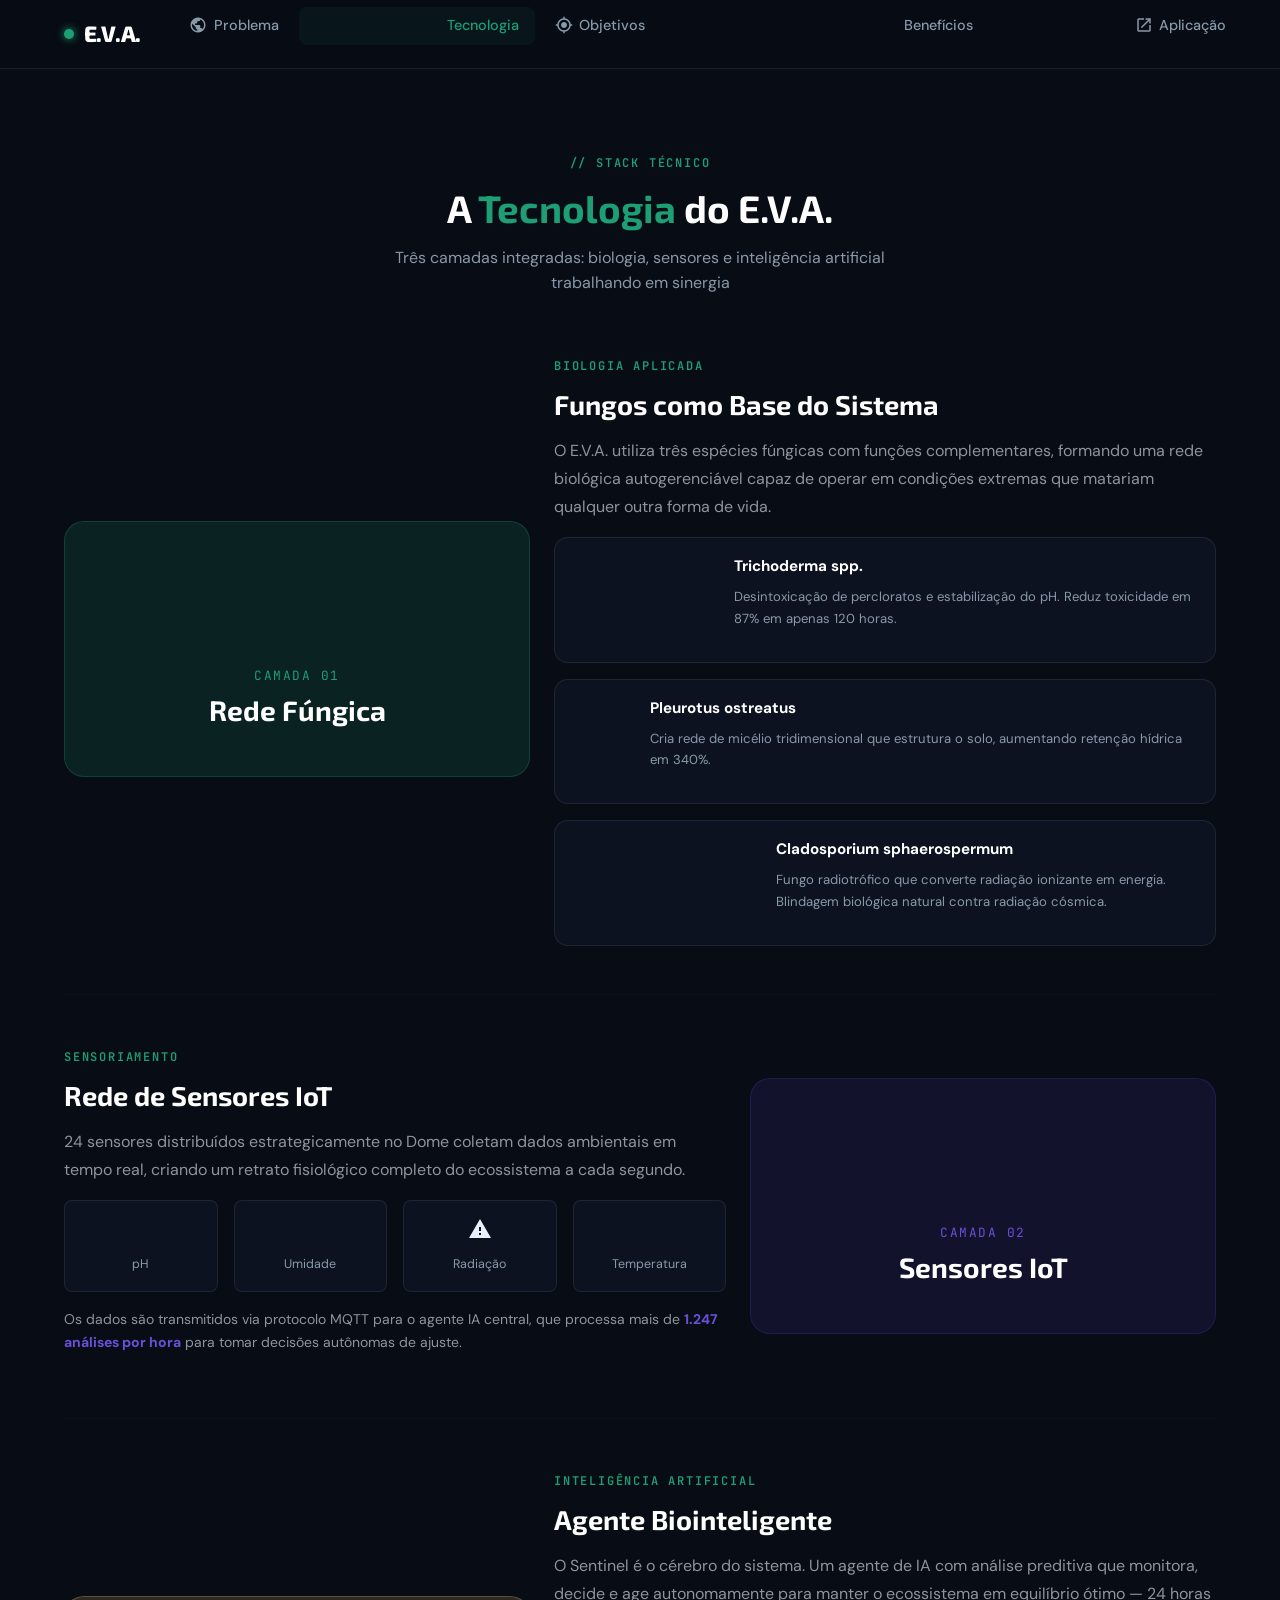
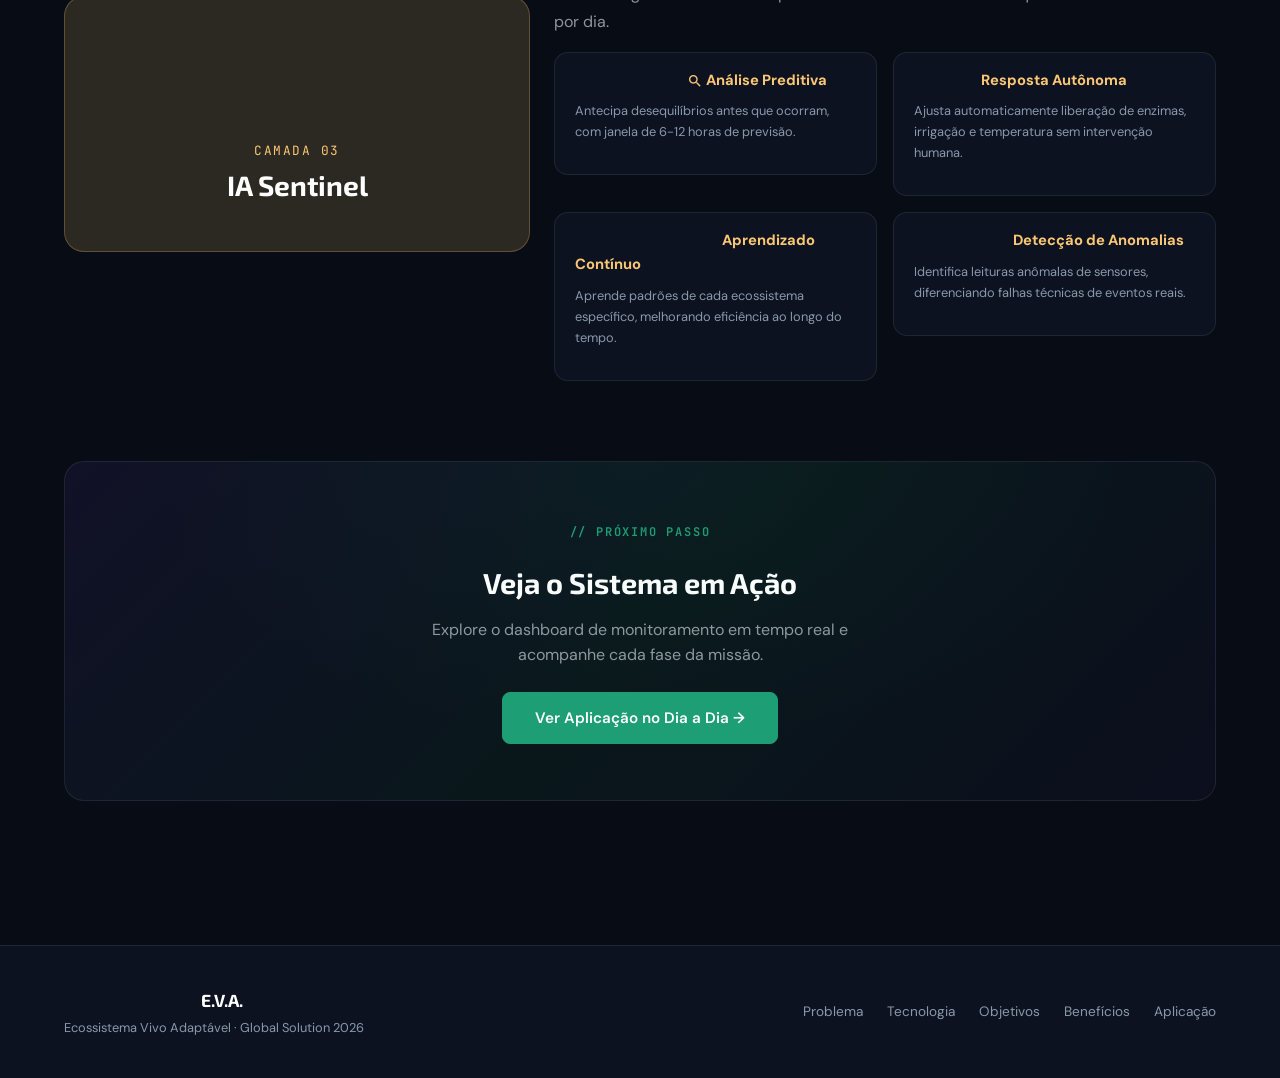
<file: pages/tecnologia.html>
<!DOCTYPE html>
<html lang="pt-BR">
<head>
  <meta charset="UTF-8" />
  <meta name="viewport" content="width=device-width, initial-scale=1.0" />
  <title>E.V.A. — Tecnologia</title>
  <link rel="preconnect" href="https://fonts.googleapis.com" />
  <link rel="preconnect" href="https://fonts.gstatic.com" crossorigin />
  <link href="https://fonts.googleapis.com/css2?family=Exo+2:wght@400;600;700;800;900&family=DM+Sans:wght@400;500;600&family=JetBrains+Mono:wght@400;600;700;800&display=swap" rel="stylesheet" />
  <link href="https://fonts.googleapis.com/icon?family=Material+Icons" rel="stylesheet" />
  <link href="https://cdn.jsdelivr.net/npm/bootstrap@5.3.3/dist/css/bootstrap.min.css" rel="stylesheet" />
  <link rel="stylesheet" href="../css/reset.css" />
  <link rel="stylesheet" href="../css/style.css" />
  <link rel="stylesheet" href="../css/media.css" />
</head>
<body>

<header class="eva-navbar">
  <div class="navbar-inner">
    <a href="../index.html" class="navbar-brand">
      <span class="brand-dot"></span>E.V.A.
    </a>
    <button class="navbar-toggler" aria-label="Menu">
      <span></span><span></span><span></span>
    </button>
    <ul class="navbar-nav-list">
      <li class="nav-item"><a href="../index.html"><span class="material-icons" style="font-size:1.1rem;vertical-align:middle">public</span> Problema</a></li>
      <li class="nav-item"><a href="tecnologia.html"><span class="material-icons" style="font-size:1.1rem;vertical-align:middle">science</span> Tecnologia</a></li>
      <li class="nav-item"><a href="objetivos.html"><span class="material-icons" style="font-size:1.1rem;vertical-align:middle">gps_fixed</span> Objetivos</a></li>
      <li class="nav-item"><a href="beneficios.html"><span class="material-icons" style="font-size:1.1rem;vertical-align:middle">auto_awesome</span> Benefícios</a></li>
      <li class="nav-item"><a href="aplicacao.html"><span class="material-icons" style="font-size:1.1rem;vertical-align:middle">rocket_launch</span> Aplicação</a></li>
    </ul>
  </div>
</header>

<main class="page-content">
  <div class="page-wrapper">

    <div class="section-header reveal" style="padding-top:2rem">
      <span class="section-label">// stack técnico</span>
      <h1 class="section-title">A <span class="text-green">Tecnologia</span> do E.V.A.</h1>
      <p class="section-sub">Três camadas integradas: biologia, sensores e inteligência artificial trabalhando em sinergia</p>
    </div>

    <div class="row g-4 align-items-center mb-5 reveal">
      <div class="col-12 col-md-5">
        <div style="background:var(--color-green-dim);border:1px solid rgba(29,158,117,0.25);border-radius:var(--radius-lg);padding:2.5rem;text-align:center">
          <div style="margin-bottom:1rem"><span class="material-icons" style="font-size:5rem">eco</span></div>
          <div class="font-mono text-green" style="font-size:.8rem;letter-spacing:.12em">CAMADA 01</div>
          <h3 class="mt-2">Rede Fúngica</h3>
        </div>
      </div>
      <div class="col-12 col-md-7">
        <div class="section-label">Biologia Aplicada</div>
        <h2 style="font-size:1.7rem;margin-bottom:1rem">Fungos como Base do Sistema</h2>
        <p class="text-dim mb-3" style="line-height:1.75">
          O E.V.A. utiliza três espécies fúngicas com funções complementares, formando uma rede biológica
          autogerenciável capaz de operar em condições extremas que matariam qualquer outra forma de vida.
        </p>
        <div class="row g-3">
          <div class="col-12">
            <div class="eva-card border-green" style="padding:1rem 1.25rem">
              <div style="display:flex;align-items:flex-start;gap:.75rem">
                <span class="material-icons" style="font-size:1.3rem;flex-shrink:0">science</span>
                <div>
                  <div class="card-title" style="font-size:.95rem">Trichoderma spp.</div>
                  <p class="card-desc" style="font-size:.82rem">Desintoxicação de percloratos e estabilização do pH. Reduz toxicidade em 87% em apenas 120 horas.</p>
                </div>
              </div>
            </div>
          </div>
          <div class="col-12">
            <div class="eva-card border-green" style="padding:1rem 1.25rem">
              <div style="display:flex;align-items:flex-start;gap:.75rem">
                <span class="material-icons" style="font-size:1.3rem;flex-shrink:0">hub</span>
                <div>
                  <div class="card-title" style="font-size:.95rem">Pleurotus ostreatus</div>
                  <p class="card-desc" style="font-size:.82rem">Cria rede de micélio tridimensional que estrutura o solo, aumentando retenção hídrica em 340%.</p>
                </div>
              </div>
            </div>
          </div>
          <div class="col-12">
            <div class="eva-card border-green" style="padding:1rem 1.25rem">
              <div style="display:flex;align-items:flex-start;gap:.75rem">
                <span class="material-icons" style="font-size:1.3rem;flex-shrink:0">dangerous</span>
                <div>
                  <div class="card-title" style="font-size:.95rem">Cladosporium sphaerospermum</div>
                  <p class="card-desc" style="font-size:.82rem">Fungo radiotrófico que converte radiação ionizante em energia. Blindagem biológica natural contra radiação cósmica.</p>
                </div>
              </div>
            </div>
          </div>
        </div>
      </div>
    </div>

    <hr style="border-color:var(--color-border);margin:3rem 0">

    <div class="row g-4 align-items-center mb-5 reveal">
      <div class="col-12 col-md-7 order-md-1 order-2">
        <div class="section-label">Sensoriamento</div>
        <h2 style="font-size:1.7rem;margin-bottom:1rem">Rede de Sensores IoT</h2>
        <p class="text-dim mb-3" style="line-height:1.75">
          24 sensores distribuídos estrategicamente no Dome coletam dados ambientais em tempo real,
          criando um retrato fisiológico completo do ecossistema a cada segundo.
        </p>
        <div class="row g-3">
          <div class="col-6 col-sm-3">
            <div style="background:var(--color-surface);border:1px solid var(--color-border);border-radius:var(--radius-sm);padding:1rem;text-align:center">
              <div style="margin-bottom:.4rem"><span class="material-icons" style="font-size:1.5rem">science</span></div>
              <div style="font-size:.78rem;color:var(--color-text-muted)">pH</div>
            </div>
          </div>
          <div class="col-6 col-sm-3">
            <div style="background:var(--color-surface);border:1px solid var(--color-border);border-radius:var(--radius-sm);padding:1rem;text-align:center">
              <div style="margin-bottom:.4rem"><span class="material-icons" style="font-size:1.5rem">water_drop</span></div>
              <div style="font-size:.78rem;color:var(--color-text-muted)">Umidade</div>
            </div>
          </div>
          <div class="col-6 col-sm-3">
            <div style="background:var(--color-surface);border:1px solid var(--color-border);border-radius:var(--radius-sm);padding:1rem;text-align:center">
              <div style="margin-bottom:.4rem"><span class="material-icons" style="font-size:1.5rem">warning</span></div>
              <div style="font-size:.78rem;color:var(--color-text-muted)">Radiação</div>
            </div>
          </div>
          <div class="col-6 col-sm-3">
            <div style="background:var(--color-surface);border:1px solid var(--color-border);border-radius:var(--radius-sm);padding:1rem;text-align:center">
              <div style="margin-bottom:.4rem"><span class="material-icons" style="font-size:1.5rem">thermostat</span></div>
              <div style="font-size:.78rem;color:var(--color-text-muted)">Temperatura</div>
            </div>
          </div>
        </div>
        <p class="text-dim mt-3" style="font-size:.875rem;line-height:1.65">
          Os dados são transmitidos via protocolo MQTT para o agente IA central, que processa
          mais de <strong class="text-purple">1.247 análises por hora</strong> para tomar decisões autônomas de ajuste.
        </p>
      </div>
      <div class="col-12 col-md-5 order-md-2 order-1">
        <div style="background:var(--color-purple-dim);border:1px solid rgba(83,58,183,0.25);border-radius:var(--radius-lg);padding:2.5rem;text-align:center">
          <div style="margin-bottom:1rem"><span class="material-icons" style="font-size:5rem">sensors</span></div>
          <div class="font-mono text-purple" style="font-size:.8rem;letter-spacing:.12em">CAMADA 02</div>
          <h3 class="mt-2">Sensores IoT</h3>
        </div>
      </div>
    </div>

    <hr style="border-color:var(--color-border);margin:3rem 0">

    <div class="row g-4 align-items-center mb-5 reveal">
      <div class="col-12 col-md-5">
        <div style="background:var(--color-gold-dim);border:1px solid rgba(250,199,117,0.25);border-radius:var(--radius-lg);padding:2.5rem;text-align:center">
          <div style="margin-bottom:1rem"><span class="material-icons" style="font-size:5rem">psychology</span></div>
          <div class="font-mono text-gold" style="font-size:.8rem;letter-spacing:.12em">CAMADA 03</div>
          <h3 class="mt-2">IA Sentinel</h3>
        </div>
      </div>
      <div class="col-12 col-md-7">
        <div class="section-label">Inteligência Artificial</div>
        <h2 style="font-size:1.7rem;margin-bottom:1rem">Agente Biointeligente</h2>
        <p class="text-dim mb-3" style="line-height:1.75">
          O Sentinel é o cérebro do sistema. Um agente de IA com análise preditiva que monitora,
          decide e age autonomamente para manter o ecossistema em equilíbrio ótimo — 24 horas por dia.
        </p>
        <div class="row g-3">
          <div class="col-12 col-sm-6">
            <div class="eva-card border-gold" style="padding:1rem 1.25rem">
              <div class="card-title" style="font-size:.92rem;color:var(--color-gold)"><span class="material-icons" style="font-size:1rem;vertical-align:middle">manage_search</span> Análise Preditiva</div>
              <p class="card-desc" style="font-size:.8rem">Antecipa desequilíbrios antes que ocorram, com janela de 6-12 horas de previsão.</p>
            </div>
          </div>
          <div class="col-12 col-sm-6">
            <div class="eva-card border-gold" style="padding:1rem 1.25rem">
              <div class="card-title" style="font-size:.92rem;color:var(--color-gold)"><span class="material-icons" style="font-size:1rem;vertical-align:middle">bolt</span> Resposta Autônoma</div>
              <p class="card-desc" style="font-size:.8rem">Ajusta automaticamente liberação de enzimas, irrigação e temperatura sem intervenção humana.</p>
            </div>
          </div>
          <div class="col-12 col-sm-6">
            <div class="eva-card border-gold" style="padding:1rem 1.25rem">
              <div class="card-title" style="font-size:.92rem;color:var(--color-gold)"><span class="material-icons" style="font-size:1rem;vertical-align:middle">analytics</span> Aprendizado Contínuo</div>
              <p class="card-desc" style="font-size:.8rem">Aprende padrões de cada ecossistema específico, melhorando eficiência ao longo do tempo.</p>
            </div>
          </div>
          <div class="col-12 col-sm-6">
            <div class="eva-card border-gold" style="padding:1rem 1.25rem">
              <div class="card-title" style="font-size:.92rem;color:var(--color-gold)"><span class="material-icons" style="font-size:1rem;vertical-align:middle">shield</span> Detecção de Anomalias</div>
              <p class="card-desc" style="font-size:.8rem">Identifica leituras anômalas de sensores, diferenciando falhas técnicas de eventos reais.</p>
            </div>
          </div>
        </div>
      </div>
    </div>

    <div class="section-gap reveal">
      <div class="cta-banner">
        <span class="section-label">// próximo passo</span>
        <h3 style="font-size:1.8rem;margin:.75rem 0 1rem">Veja o Sistema em Ação</h3>
        <p class="text-dim mb-4" style="max-width:480px;margin-left:auto;margin-right:auto">
          Explore o dashboard de monitoramento em tempo real e acompanhe cada fase da missão.
        </p>
        <a href="aplicacao.html" class="btn-eva btn-eva-primary">Ver Aplicação no Dia a Dia →</a>
      </div>
    </div>

  </div>
</main>

<footer class="eva-footer">
  <div class="footer-inner">
    <div>
      <div class="footer-brand"><span class="material-icons" style="font-size:1.2rem;vertical-align:middle">hexagon</span> E.V.A.</div>
      <div class="footer-sub">Ecossistema Vivo Adaptável · Global Solution 2026</div>
    </div>
    <nav class="footer-links">
      <a href="../index.html">Problema</a>
      <a href="tecnologia.html">Tecnologia</a>
      <a href="objetivos.html">Objetivos</a>
      <a href="beneficios.html">Benefícios</a>
      <a href="aplicacao.html">Aplicação</a>
    </nav>
  </div>
</footer>

<script src="https://cdn.jsdelivr.net/npm/bootstrap@5.3.3/dist/js/bootstrap.bundle.min.js"></script>
<script src="../js/main.js"></script>
</body>
</html>
</file>
<file: css/style.css>
:root {
  --color-bg:          #080c14;
  --color-surface:     #0d1220;
  --color-surface-2:   #111827;
  --color-border:      rgba(255,255,255,0.08);
  --color-border-hover:rgba(255,255,255,0.18);

  --color-green:       #1D9E75;
  --color-green-light: #24c48e;
  --color-green-dim:   rgba(29,158,117,0.15);
  --color-purple:      #533AB7;
  --color-purple-light:#6a50d8;
  --color-purple-dim:  rgba(83,58,183,0.15);
  --color-gold:        #FAC775;
  --color-gold-dim:    rgba(250,199,117,0.15);
  --color-red:         #993C1D;
  --color-red-dim:     rgba(153,60,29,0.15);

  --color-text:        #e8f0f8;
  --color-text-muted:  #8899aa;
  --color-text-dim:    rgba(232,240,248,0.6);
  --color-white:       #ffffff;

  --font-display:  'Exo 2', sans-serif;
  --font-body:     'DM Sans', sans-serif;
  --font-mono:     'JetBrains Mono', monospace;

  --section-gap: 5rem;
  --card-pad: 1.75rem;
  --radius: 0.875rem;
  --radius-sm: 0.5rem;
  --radius-lg: 1.25rem;

  --transition: 0.3s cubic-bezier(0.4, 0, 0.2, 1);
  --transition-slow: 0.6s cubic-bezier(0.25, 0.46, 0.45, 0.94);
}

body {
  background-color: var(--color-bg);
  color: var(--color-text);
  font-family: var(--font-body);
  font-size: 1rem;
  min-height: 100vh;
}

h1, h2, h3, h4, h5, h6 {
  font-family: var(--font-display);
  font-weight: 700;
  line-height: 1.2;
  color: var(--color-white);
}

.page-wrapper {
  max-width: 1200px;
  margin: 0 auto;
  padding: 0 1.5rem;
}

.section-gap { margin-top: var(--section-gap); }

.eva-navbar {
  position: sticky;
  top: 0;
  z-index: 1000;
  background: rgba(8, 12, 20, 0.92);
  backdrop-filter: blur(20px);
  -webkit-backdrop-filter: blur(20px);
  border-bottom: 1px solid var(--color-border);
  padding: 0;
  transition: var(--transition);
}

.navbar-inner {
  display: flex;
  align-items: center;
  justify-content: space-between;
  height: 68px;
  padding: 0 1.5rem;
  max-width: 1200px;
  margin: 0 auto;
}

.navbar-brand {
  display: flex;
  align-items: center;
  gap: 0.6rem;
  font-family: var(--font-display);
  font-weight: 800;
  font-size: 1.4rem;
  color: var(--color-white);
  letter-spacing: -0.01em;
}

.navbar-brand .brand-dot {
  width: 10px;
  height: 10px;
  background: var(--color-green);
  border-radius: 50%;
  animation: pulse-dot 2s infinite;
  box-shadow: 0 0 8px var(--color-green);
}

@keyframes pulse-dot {
  0%, 100% { opacity: 1; transform: scale(1); }
  50% { opacity: 0.6; transform: scale(0.85); }
}

.navbar-nav-list {
  display: flex;
  align-items: center;
  gap: 0.25rem;
}

.navbar-nav-list .nav-item a {
  display: flex;
  align-items: center;
  gap: 0.4rem;
  padding: 0.45rem 1rem;
  border-radius: var(--radius-sm);
  font-size: 0.9rem;
  font-weight: 500;
  color: var(--color-text-muted);
  transition: var(--transition);
}

.navbar-nav-list .nav-item a:hover,
.navbar-nav-list .nav-item a.active {
  color: var(--color-white);
  background: var(--color-surface-2);
}

.navbar-nav-list .nav-item a.active {
  color: var(--color-green);
}

.navbar-toggler {
  display: none;
  flex-direction: column;
  gap: 5px;
  background: none;
  border: none;
  cursor: pointer;
  padding: 6px;
}

.navbar-toggler span {
  display: block;
  width: 24px;
  height: 2px;
  background: var(--color-text);
  border-radius: 2px;
  transition: var(--transition);
}

.hero-section {
  position: relative;
  min-height: 88vh;
  display: flex;
  align-items: center;
  justify-content: center;
  text-align: center;
  overflow: hidden;
  padding: 6rem 1.5rem;
}

.hero-stars {
  position: absolute;
  inset: 0;
  pointer-events: none;
  transition: transform var(--transition-slow);
  will-change: transform;
}

.hero-star {
  position: absolute;
  border-radius: 50%;
  background: white;
}

.hero-glow {
  position: absolute;
  inset: 0;
  pointer-events: none;
  transition: transform var(--transition-slow);
}

.hero-glow-circle {
  position: absolute;
  top: 50%;
  left: 50%;
  transform: translate(-50%, -50%);
  width: min(600px, 100vw);
  height: min(600px, 100vw);
  border-radius: 50%;
  background: radial-gradient(circle, rgba(29,158,117,0.07) 0%, rgba(83,58,183,0.05) 50%, transparent 70%);
}

.hero-content {
  position: relative;
  z-index: 10;
  max-width: 820px;
  margin: 0 auto;
}

.hero-badge {
  display: inline-flex;
  align-items: center;
  gap: 0.5rem;
  padding: 0.4rem 1.1rem;
  border: 1px solid rgba(29,158,117,0.3);
  background: rgba(29,158,117,0.1);
  border-radius: 100px;
  font-size: 0.85rem;
  font-weight: 500;
  color: var(--color-green);
  margin-bottom: 2rem;
}

.hero-badge .pulse-dot {
  width: 7px;
  height: 7px;
  background: var(--color-green);
  border-radius: 50%;
  animation: pulse-dot 2s infinite;
}

.hero-title {
  font-size: clamp(2.4rem, 6vw, 4.2rem);
  font-weight: 800;
  line-height: 1.1;
  margin-bottom: 1.5rem;
  letter-spacing: -0.02em;
}

.hero-title .gradient-text {
  background: linear-gradient(90deg, var(--color-green) 0%, var(--color-purple) 50%, var(--color-green) 100%);
  -webkit-background-clip: text;
  -webkit-text-fill-color: transparent;
  background-clip: text;
}

.hero-desc {
  font-size: 1.15rem;
  color: var(--color-text-dim);
  max-width: 600px;
  margin: 0 auto 2.5rem;
  line-height: 1.7;
}

.hero-actions {
  display: flex;
  gap: 1rem;
  justify-content: center;
  flex-wrap: wrap;
}

.btn-eva {
  display: inline-flex;
  align-items: center;
  gap: 0.5rem;
  padding: 0.8rem 2rem;
  border-radius: var(--radius-sm);
  font-family: var(--font-body);
  font-weight: 600;
  font-size: 0.95rem;
  cursor: pointer;
  transition: var(--transition);
  text-decoration: none;
  border: 1px solid transparent;
}

.btn-eva-primary {
  background: var(--color-green);
  color: var(--color-white);
  border-color: var(--color-green);
}

.btn-eva-primary:hover {
  background: transparent;
  color: var(--color-green);
}

.btn-eva-outline {
  background: transparent;
  color: rgba(255,255,255,0.8);
  border-color: rgba(255,255,255,0.2);
}

.btn-eva-outline:hover {
  border-color: rgba(255,255,255,0.5);
  color: var(--color-white);
}

.btn-eva-purple {
  background: var(--color-purple-dim);
  color: var(--color-purple-light);
  border-color: rgba(83,58,183,0.4);
}

.btn-eva-purple:hover {
  background: var(--color-purple);
  color: var(--color-white);
}

.eva-card {
  background: var(--color-surface);
  border: 1px solid var(--color-border);
  border-radius: var(--radius);
  padding: var(--card-pad);
  transition: var(--transition);
}

.eva-card:hover {
  border-color: var(--color-border-hover);
  transform: translateY(-2px);
}

.card-icon {
  width: 48px;
  height: 48px;
  border-radius: var(--radius-sm);
  display: flex;
  align-items: center;
  justify-content: center;
  margin-bottom: 1.25rem;
  font-size: 1.4rem;
}

.card-title {
  font-size: 1.05rem;
  font-weight: 700;
  color: var(--color-white);
  margin-bottom: 0.5rem;
}

.card-desc {
  font-size: 0.875rem;
  color: var(--color-text-muted);
  line-height: 1.65;
}

.border-green:hover { border-color: rgba(29,158,117,0.4) !important; }
.border-purple:hover { border-color: rgba(83,58,183,0.4) !important; }
.border-gold:hover { border-color: rgba(250,199,117,0.4) !important; }
.border-red:hover { border-color: rgba(153,60,29,0.4) !important; }

.icon-green { background: var(--color-green-dim); color: var(--color-green); }
.icon-purple { background: var(--color-purple-dim); color: var(--color-purple-light); }
.icon-gold { background: var(--color-gold-dim); color: var(--color-gold); }
.icon-red { background: var(--color-red-dim); color: var(--color-red); }

.section-header {
  text-align: center;
  margin-bottom: 3.5rem;
}

.section-label {
  display: inline-block;
  font-family: var(--font-mono);
  font-size: 0.75rem;
  font-weight: 600;
  letter-spacing: 0.15em;
  text-transform: uppercase;
  color: var(--color-green);
  margin-bottom: 0.75rem;
}

.section-title {
  font-size: clamp(1.8rem, 4vw, 2.4rem);
  margin-bottom: 0.85rem;
}

.section-sub {
  color: var(--color-text-muted);
  max-width: 540px;
  margin: 0 auto;
  font-size: 1rem;
}

.problem-card {
  background: linear-gradient(135deg, var(--color-red-dim) 0%, transparent 100%);
  border: 1px solid rgba(153,60,29,0.3);
  border-radius: var(--radius);
  padding: var(--card-pad);
}

.problem-card-header {
  display: flex;
  align-items: center;
  gap: 1rem;
  margin-bottom: 1.5rem;
}

.problem-icon {
  width: 52px;
  height: 52px;
  border-radius: var(--radius-sm);
  background: var(--color-red-dim);
  display: flex;
  align-items: center;
  justify-content: center;
  font-size: 1.5rem;
  color: var(--color-red);
}

.problem-list li {
  display: flex;
  align-items: flex-start;
  gap: 0.75rem;
  padding: 0.5rem 0;
  color: var(--color-text-dim);
  font-size: 0.9rem;
  line-height: 1.5;
}

.problem-list li::before {
  content: '⚠';
  color: var(--color-red);
  flex-shrink: 0;
  margin-top: 0.1rem;
}

.phase-card {
  background: var(--color-surface);
  border: 1px solid var(--color-border);
  border-radius: var(--radius);
  padding: var(--card-pad);
  cursor: pointer;
  transition: var(--transition);
  position: relative;
  overflow: hidden;
}

.phase-card::before {
  content: '';
  position: absolute;
  top: 0;
  left: 0;
  right: 0;
  height: 3px;
  background: var(--phase-color, var(--color-green));
  transform: scaleX(0);
  transition: transform var(--transition);
  transform-origin: left;
}

.phase-card:hover::before,
.phase-card.active::before {
  transform: scaleX(1);
}

.phase-card:hover,
.phase-card.active {
  border-color: var(--phase-color, var(--color-green));
  background: var(--color-surface-2);
}

.phase-number {
  font-family: var(--font-mono);
  font-size: 2rem;
  font-weight: 800;
  opacity: 0.15;
  line-height: 1;
  margin-bottom: 0.75rem;
  color: var(--phase-color, var(--color-green));
  opacity: 0.4;
}

.phase-status {
  display: inline-flex;
  align-items: center;
  gap: 0.35rem;
  font-size: 0.75rem;
  font-weight: 600;
  padding: 0.2rem 0.65rem;
  border-radius: 100px;
  margin-bottom: 0.75rem;
}

.status-done { background: rgba(29,158,117,0.15); color: var(--color-green); }
.status-active { background: rgba(29,158,117,0.15); color: var(--color-green); }
.status-planned { background: var(--color-gold-dim); color: var(--color-gold); }

.phase-progress-bar {
  height: 4px;
  background: rgba(255,255,255,0.07);
  border-radius: 2px;
  overflow: hidden;
  margin-top: 1rem;
}

.phase-progress-fill {
  height: 100%;
  border-radius: 2px;
  background: var(--phase-color, var(--color-green));
  transition: width 1.2s cubic-bezier(0.4, 0, 0.2, 1);
}

.phase-detail {
  background: var(--color-surface);
  border: 1px solid var(--color-border);
  border-radius: var(--radius);
  padding: 2rem;
  margin-top: 1.5rem;
  display: none;
  animation: fadeInUp 0.3s ease;
}

.phase-detail.show { display: block; }

@keyframes fadeInUp {
  from { opacity: 0; transform: translateY(10px); }
  to { opacity: 1; transform: translateY(0); }
}

.phase-detail-list li {
  display: flex;
  align-items: flex-start;
  gap: 0.7rem;
  padding: 0.45rem 0;
  color: var(--color-text-dim);
  font-size: 0.9rem;
  border-bottom: 1px solid var(--color-border);
}

.phase-detail-list li:last-child { border-bottom: none; }

.phase-detail-list li::before {
  content: '✓';
  color: var(--color-green);
  font-weight: 700;
  flex-shrink: 0;
}

.metric-card {
  background: var(--color-surface);
  border: 1px solid var(--color-border);
  border-radius: var(--radius);
  padding: 1.25rem var(--card-pad);
  display: flex;
  align-items: center;
  gap: 1.1rem;
  transition: var(--transition);
}

.metric-card:hover {
  transform: translateY(-2px);
  border-color: var(--metric-color);
}

.metric-icon {
  width: 44px;
  height: 44px;
  border-radius: var(--radius-sm);
  display: flex;
  align-items: center;
  justify-content: center;
  font-size: 1.2rem;
  flex-shrink: 0;
}

.metric-info {
  flex: 1;
}

.metric-label {
  font-size: 0.78rem;
  color: var(--color-text-muted);
  margin-bottom: 0.2rem;
}

.metric-value {
  font-family: var(--font-mono);
  font-size: 1.5rem;
  font-weight: 700;
  color: var(--color-white);
  line-height: 1;
}

.metric-unit {
  font-size: 0.75rem;
  color: var(--color-text-muted);
}

.metric-status {
  font-size: 0.72rem;
  font-weight: 600;
  padding: 0.15rem 0.55rem;
  border-radius: 100px;
}

.mission-timer {
  background: linear-gradient(135deg, var(--color-surface-2), var(--color-surface));
  border: 1px solid rgba(83,58,183,0.3);
  border-radius: var(--radius);
  padding: 1.5rem 2rem;
  display: flex;
  align-items: center;
  justify-content: space-between;
  gap: 2rem;
  flex-wrap: wrap;
}

.timer-digits {
  display: flex;
  align-items: center;
  gap: 0.75rem;
}

.timer-block {
  text-align: center;
}

.timer-num {
  font-family: var(--font-mono);
  font-size: 2.8rem;
  font-weight: 800;
  color: var(--color-white);
  line-height: 1;
}

.timer-label {
  font-size: 0.7rem;
  color: var(--color-text-muted);
  text-transform: uppercase;
  letter-spacing: 0.1em;
  margin-top: 0.25rem;
}

.timer-sep {
  font-family: var(--font-mono);
  font-size: 2rem;
  color: rgba(83,58,183,0.4);
  margin-top: -0.5rem;
}

.chart-container {
  background: var(--color-surface);
  border: 1px solid var(--color-border);
  border-radius: var(--radius);
  padding: var(--card-pad);
}

.chart-wrapper {
  position: relative;
  height: 220px;
  width: 100%;
}

.terminal-card {
  background: #050811;
  border: 1px solid rgba(83,58,183,0.3);
  border-radius: var(--radius);
  overflow: hidden;
}

.terminal-header {
  background: rgba(83,58,183,0.12);
  border-bottom: 1px solid rgba(83,58,183,0.2);
  padding: 0.75rem 1.25rem;
  display: flex;
  align-items: center;
  gap: 0.6rem;
}

.terminal-dots span {
  display: inline-block;
  width: 10px;
  height: 10px;
  border-radius: 50%;
}

.terminal-body {
  padding: 1.25rem;
  font-family: var(--font-mono);
  font-size: 0.82rem;
  height: 260px;
  overflow-y: auto;
}

.log-line {
  display: flex;
  gap: 0.75rem;
  padding: 0.3rem 0;
  border-bottom: 1px solid rgba(255,255,255,0.04);
  animation: fadeInLine 0.3s ease;
}

@keyframes fadeInLine {
  from { opacity: 0; transform: translateX(-8px); }
  to { opacity: 1; transform: translateX(0); }
}

.log-time {
  color: rgba(255,255,255,0.3);
  flex-shrink: 0;
  min-width: 70px;
}

.log-info { color: rgba(255,255,255,0.7); }
.log-success { color: var(--color-green); }
.log-warning { color: var(--color-gold); }

.team-card {
  background: var(--color-surface);
  border: 1px solid var(--color-border);
  border-radius: var(--radius);
  padding: 1.25rem;
  display: flex;
  align-items: center;
  gap: 1rem;
  transition: var(--transition);
}

.team-card:hover {
  border-color: rgba(29,158,117,0.4);
  transform: translateY(-2px);
}

.team-avatar {
  width: 52px;
  height: 52px;
  border-radius: 50%;
  background: linear-gradient(135deg, var(--color-green-dim), var(--color-purple-dim));
  border: 1px solid var(--color-border);
  display: flex;
  align-items: center;
  justify-content: center;
  font-size: 1.2rem;
  flex-shrink: 0;
}

.tech-tag {
  display: inline-flex;
  align-items: center;
  gap: 0.35rem;
  padding: 0.45rem 1rem;
  background: var(--color-surface);
  border: 1px solid var(--color-border);
  border-radius: var(--radius-sm);
  font-size: 0.82rem;
  color: var(--color-text-dim);
  transition: var(--transition);
}

.tech-tag:hover {
  border-color: rgba(29,158,117,0.4);
  color: var(--color-text);
}

.ods-card {
  background: var(--color-surface);
  border: 1px solid var(--color-border);
  border-radius: var(--radius);
  padding: var(--card-pad);
  text-align: center;
  transition: var(--transition);
}

.ods-card:hover {
  transform: translateY(-4px);
  border-color: var(--color-border-hover);
}

.ods-number {
  font-family: var(--font-display);
  font-size: 2.2rem;
  font-weight: 900;
  line-height: 1;
  margin-bottom: 0.5rem;
}

.eva-footer {
  background: var(--color-surface);
  border-top: 1px solid var(--color-border);
  padding: 2.5rem 0;
  margin-top: var(--section-gap);
}

.footer-inner {
  max-width: 1200px;
  margin: 0 auto;
  padding: 0 1.5rem;
  display: flex;
  align-items: center;
  justify-content: space-between;
  flex-wrap: wrap;
  gap: 1rem;
}

.footer-brand {
  font-family: var(--font-display);
  font-size: 1.1rem;
  font-weight: 700;
  color: var(--color-white);
}

.footer-sub {
  font-size: 0.8rem;
  color: var(--color-text-muted);
  margin-top: 0.25rem;
}

.footer-links {
  display: flex;
  gap: 1.5rem;
}

.footer-links a {
  font-size: 0.85rem;
  color: var(--color-text-muted);
  transition: var(--transition);
}

.footer-links a:hover {
  color: var(--color-green);
}

.cta-banner {
  background: linear-gradient(135deg, rgba(83,58,183,0.12), rgba(29,158,117,0.08), rgba(83,58,183,0.06));
  border: 1px solid var(--color-border);
  border-radius: var(--radius-lg);
  padding: 3.5rem 2rem;
  text-align: center;
  position: relative;
  overflow: hidden;
}

.cta-banner::before {
  content: '';
  position: absolute;
  inset: 0;
  border-radius: var(--radius-lg);
  background: radial-gradient(ellipse at 50% 0%, rgba(29,158,117,0.06) 0%, transparent 60%);
  pointer-events: none;
}

.text-green { color: var(--color-green) !important; }
.text-purple { color: var(--color-purple-light) !important; }
.text-gold { color: var(--color-gold) !important; }
.text-red { color: var(--color-red) !important; }
.text-muted-eva { color: var(--color-text-muted) !important; }
.text-dim { color: var(--color-text-dim) !important; }

.bg-green-dim { background: var(--color-green-dim); }
.bg-purple-dim { background: var(--color-purple-dim); }
.bg-gold-dim { background: var(--color-gold-dim); }
.bg-red-dim { background: var(--color-red-dim); }

.font-mono { font-family: var(--font-mono); }
.font-display { font-family: var(--font-display); }

.page-content {
  padding: 3rem 0 4rem;
  min-height: 80vh;
}

.nav-active-page {
  color: var(--color-green) !important;
  background: rgba(29,158,117,0.08) !important;
}

@keyframes float {
  0%, 100% { transform: translateY(0); }
  50% { transform: translateY(-8px); }
}

@keyframes shimmer {
  from { background-position: -400px 0; }
  to { background-position: 400px 0; }
}

.animate-float { animation: float 4s ease-in-out infinite; }

.reveal {
  opacity: 0;
  transform: translateY(24px);
  transition: opacity 0.6s ease, transform 0.6s ease;
}

.reveal.visible {
  opacity: 1;
  transform: translateY(0);
}


.phase-card-img {
  width: 100%;
  height: 150px;
  border-radius: 6px;
  overflow: hidden;
  margin-bottom: 1rem;
  position: relative;
}
.phase-card-img img {
  width: 100%;
  height: 100%;
  object-fit: cover;
  display: block;
  transition: transform 0.5s ease;
}
.phase-card:hover .phase-card-img img {
  transform: scale(1.06);
}
.phase-detail-img {
  width: 100%;
  height: 230px;
  border-radius: 10px;
  overflow: hidden;
  margin-bottom: 1.5rem;
  position: relative;
}
.phase-detail-img img {
  width: 100%;
  height: 100%;
  object-fit: cover;
  display: block;
}
.phase-detail-img::after {
  content: '';
  position: absolute;
  inset: 0;
  background: linear-gradient(to bottom, transparent 50%, rgba(8,12,20,0.55) 100%);
  pointer-events: none;
}

.phase-card-0 {
  border-color: rgba(250,199,117,0.2);
  background: linear-gradient(135deg, rgba(184,125,42,0.06) 0%, var(--color-surface) 100%);
}
.phase-card-0::before { background: #B87D2A; }
.phase-card-0:hover, .phase-card-0.active {
  border-color: rgba(250,199,117,0.45) !important;
}
.phase-card-0 .phase-card-img { height: 200px; }

.dragon-iot-card {
  background: linear-gradient(135deg, rgba(184,125,42,0.06) 0%, rgba(13,18,32,0.98) 100%);
  border: 1px solid rgba(250,199,117,0.2);
  border-radius: var(--radius-lg);
  padding: 1.75rem;
}
.iot-param {
  background: var(--color-surface);
  border: 1px solid var(--color-border);
  border-radius: var(--radius-sm);
  padding: .7rem .85rem;
  display: flex;
  flex-direction: column;
  gap: .2rem;
}
.iot-param-label {
  font-size: .7rem;
  color: var(--color-text-muted);
  font-family: var(--font-mono);
}
.iot-param-value {
  font-size: .85rem;
  font-weight: 600;
  color: #FAC775;
  font-family: var(--font-mono);
}

.team-photo-v1 {
  width: 4rem;
  height: 4rem;
  border-radius: 50%;
  object-fit: cover;
  object-position: top center;
  border: 1px solid rgba(255, 255, 255, 0.12);
  flex-shrink: 0;
  display: block;
}
</file>
<file: css/media.css>
@media (min-width: 769px) and (max-width: 1024px) {
  :root { --section-gap: 4rem; --card-pad: 1.5rem; }

  .navbar-inner { padding: 0 1.25rem; }
  .page-wrapper { padding: 0 1.25rem; }

  .hero-title { font-size: clamp(2rem, 5vw, 3.2rem); }
  .hero-section { padding: 5rem 1.25rem; }

  .cta-banner { padding: 2.5rem 1.5rem; }

  .footer-inner { padding: 0 1.25rem; }
  .footer-links { gap: 1rem; }
}

@media (max-width: 768px) {
  :root { --section-gap: 3.5rem; --card-pad: 1.25rem; }

  .navbar-nav-list {
    position: fixed;
    top: 68px;
    left: 0;
    right: 0;
    width: 100%;
    background: rgba(8,12,20,0.98);
    backdrop-filter: blur(20px);
    border-bottom: 1px solid var(--color-border);
    flex-direction: column;
    align-items: stretch;
    padding: 1rem;
    gap: 0.25rem;
    display: none;
    box-sizing: border-box;
  }

  .navbar-nav-list.open { display: flex; }
  .navbar-nav-list .nav-item a { justify-content: flex-start; }
  .navbar-toggler { display: flex; }

  .hero-title { font-size: 2rem; }
  .hero-desc { font-size: 1rem; }

  .mission-timer { flex-direction: column; align-items: flex-start; }
  .timer-num { font-size: 2rem; }

  .footer-inner {
    flex-direction: column;
    align-items: center;
    text-align: center;
    padding: 0 1rem;
    gap: 1.5rem;
  }
  .footer-links {
    justify-content: center;
    flex-wrap: wrap;
    gap: 0.75rem 1.25rem;
  }
  .footer-sub {
    word-break: break-word;
  }

  .hero-section { min-height: 70vh; padding: 4rem 1.5rem; }
}

@media (max-width: 480px) {
  .hero-actions { flex-direction: column; }
  .btn-eva { width: 100%; justify-content: center; }
  .mission-timer { padding: 1.25rem 1rem; }
  .timer-digits { gap: 0.25rem; width: 100%; justify-content: space-between; }
  .timer-num { font-size: 1.4rem; }
  .timer-sep { font-size: 1.2rem; margin-top: -0.25rem; }
  .timer-label { font-size: 0.6rem; }

  .eva-footer { padding: 2rem 0; }
  .footer-inner { padding: 0 1rem; gap: 1.25rem; }
  .footer-links {
    display: grid;
    grid-template-columns: 1fr 1fr;
    gap: 0.6rem;
    width: 100%;
    max-width: 260px;
  }
  .footer-links a {
    text-align: center;
    padding: 0.35rem 0.5rem;
    background: var(--color-surface-2);
    border-radius: var(--radius-sm);
    border: 1px solid var(--color-border);
  }
  .footer-sub { font-size: 0.75rem; }
}
</file>
